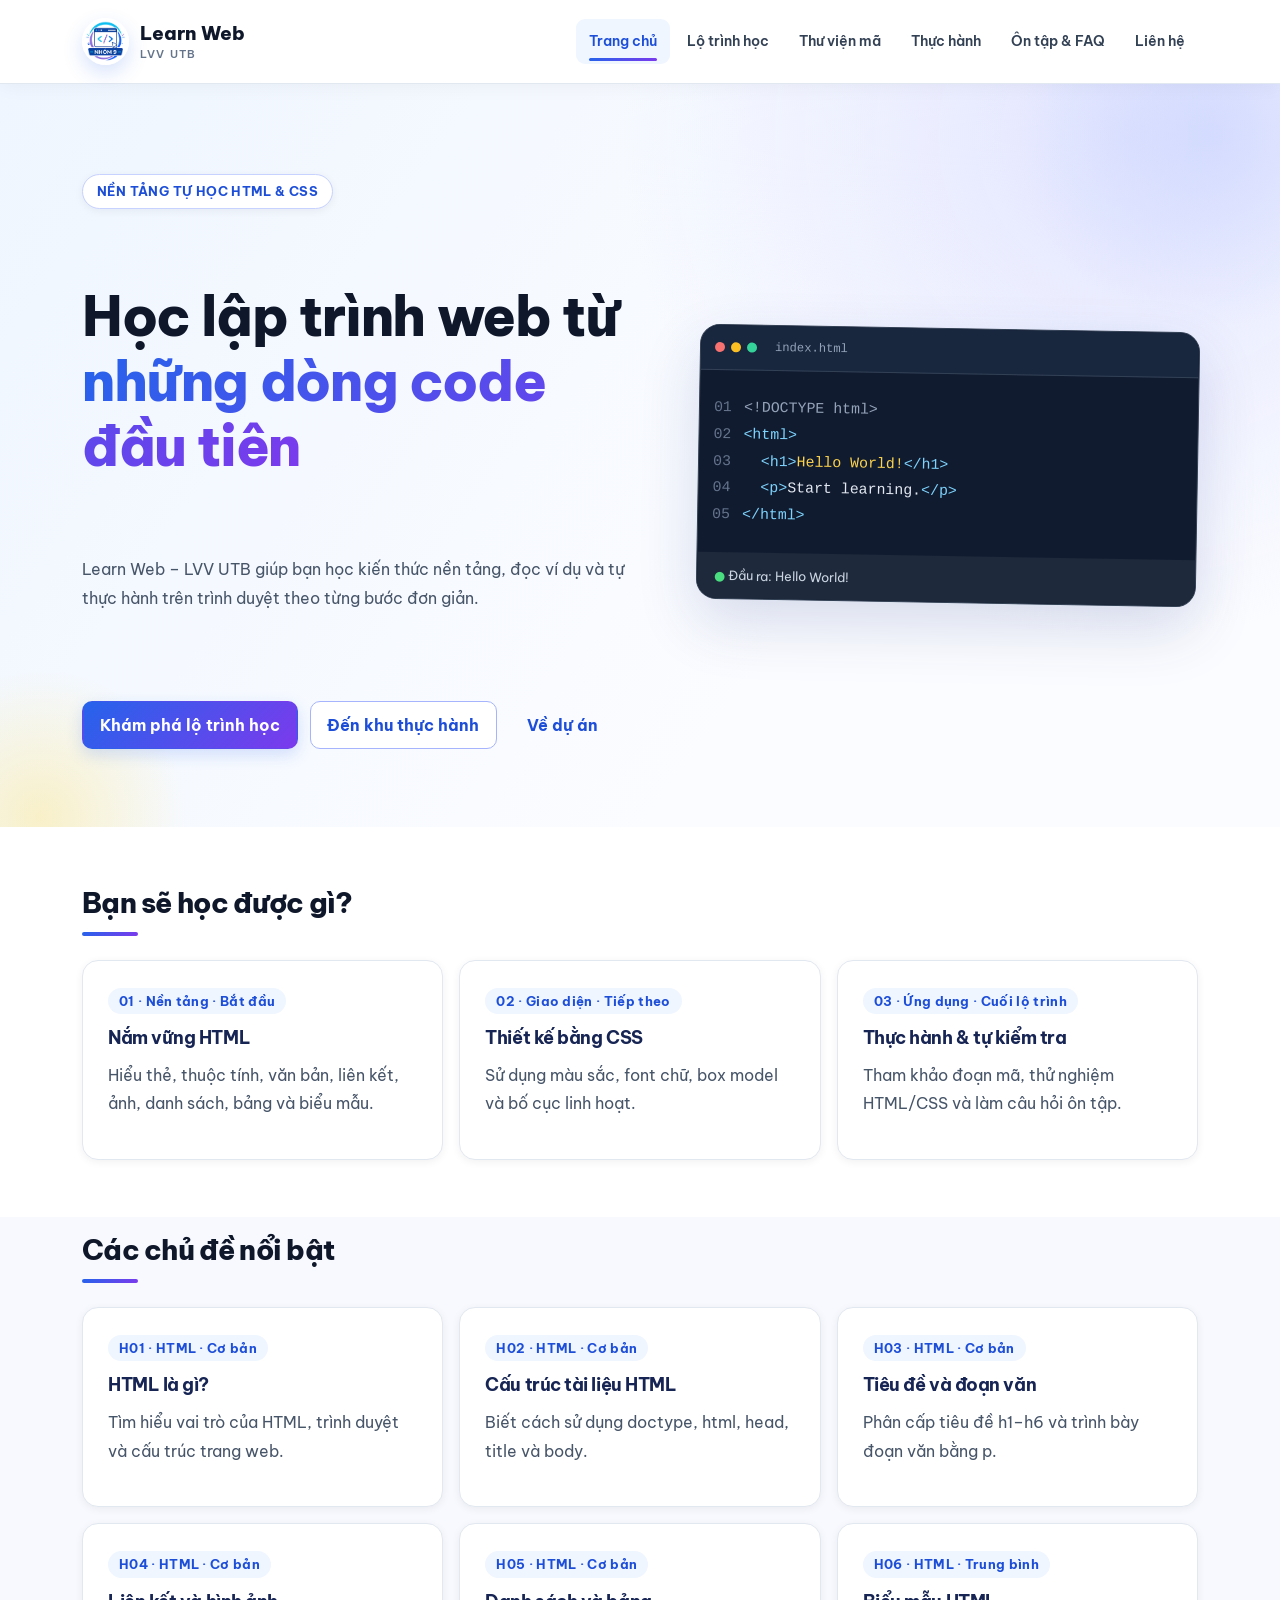
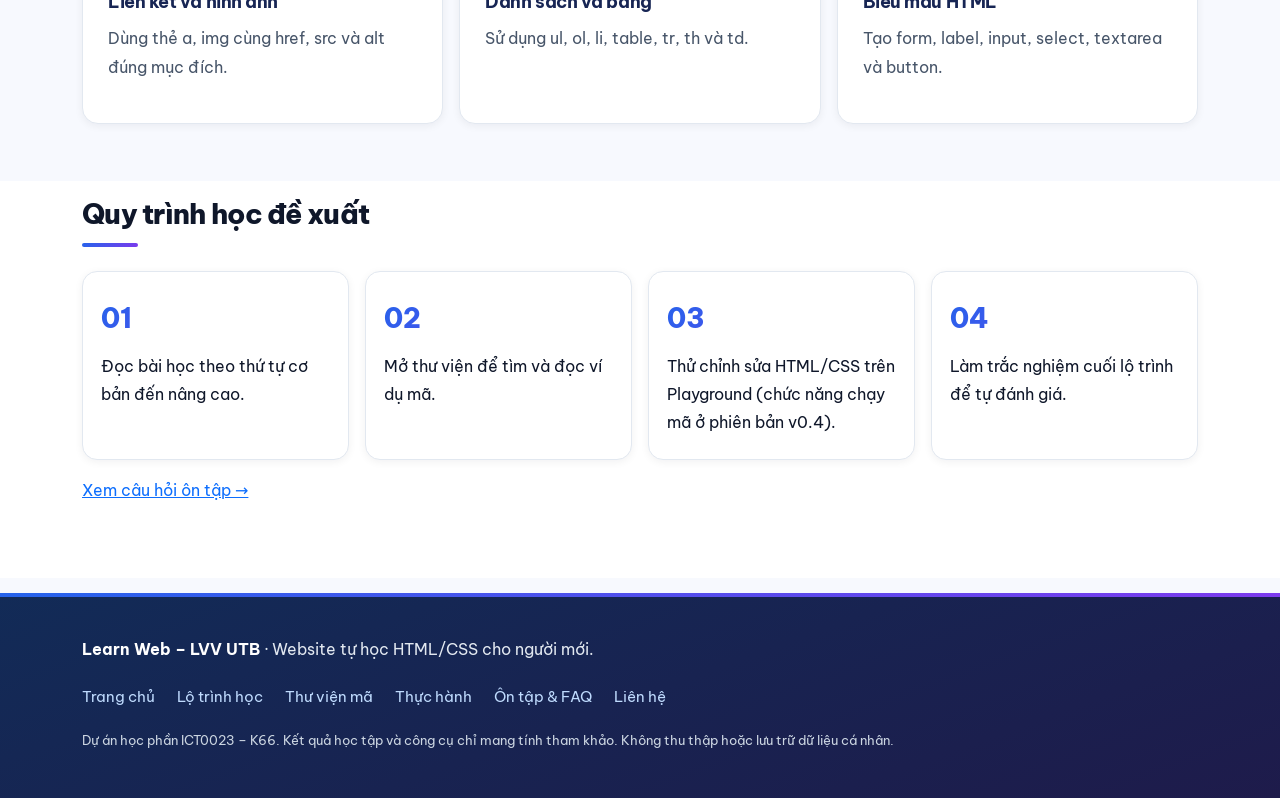
<file: index.html>
<!DOCTYPE html>
<html lang="vi">
  <head>
    <meta charset="utf-8">
    <meta content="width=device-width, initial-scale=1.0" name="viewport">
    <meta content="Học HTML và CSS cho người mới" name="description">
    <title>Trang chủ | Learn Web - LVV UTB</title>
    <link rel="icon" href="images/logo.png" type="image/png">
    <link href="https://cdn.jsdelivr.net/npm/bootstrap@5.3.3/dist/css/bootstrap.min.css" rel="stylesheet">
    <link href="css/style.css" rel="stylesheet">
  </head>
  <body class="page-index">
    <a class="skip-link" href="#main-content">Bỏ qua menu đến nội dung chính</a>
    <header class="site-header">
      <nav aria-label="Điều hướng chính" class="navbar navbar-expand-lg">
        <div class="container">
          <a aria-label="Learn Web – LVV UTB, về trang chủ" class="navbar-brand" href="index.html"><img alt="Logo Learn Web" class="brand-icon" src="images/logo.jpg" style="border-radius: 50%;"><span class="brand-name">Learn Web <small>LVV UTB</small></span></a>
          <button aria-controls="primaryNav" aria-expanded="false" aria-label="Mở hoặc đóng menu" class="navbar-toggler" data-bs-target="#primaryNav" data-bs-toggle="collapse" type="button"><span class="navbar-toggler-icon"></span></button>
          <div class="collapse navbar-collapse" id="primaryNav">
            <ul class="navbar-nav ms-auto align-items-lg-center gap-lg-1">
              <li class="nav-item"><a aria-current="page" class="nav-link active" href="index.html">Trang chủ</a></li>
              <li class="nav-item"><a class="nav-link" href="lessons.html">Lộ trình học</a></li>
              <li class="nav-item"><a class="nav-link" href="library.html">Thư viện mã</a></li>
              <li class="nav-item"><a class="nav-link" href="playground.html">Thực hành</a></li>
              <li class="nav-item"><a class="nav-link" href="quiz.html">Ôn tập &amp; FAQ</a></li>
              <li class="nav-item"><a class="nav-link" href="contact.html">Liên hệ</a></li>
            </ul>
          </div>
        </div>
      </nav>
    </header>
    <main class="site-main" id="main-content">
      <section class="hero">
        <div class="container hero-inner">
          <p class="eyebrow">Nền tảng tự học HTML &amp; CSS</p>
          <h1>Học lập trình web từ <span class="text-gradient">những dòng code đầu tiên</span></h1>
          <p>Learn Web – LVV UTB giúp bạn học kiến thức nền tảng, đọc ví dụ và tự thực hành trên trình duyệt theo từng bước đơn giản.</p>
          <p>
            <a class="btn btn-primary" href="lessons.html">Khám phá lộ trình học</a>
            <a class="btn btn-outline-primary" href="playground.html">Đến khu thực hành</a>
            <button class="btn btn-hero-info" data-bs-target="#projectInfoModal" data-bs-toggle="modal" type="button">Về dự án</button>
          </p>
          <aside aria-label="Minh họa cấu trúc website" class="hero-illustration">
            <div class="editor-head">
              <span class="editor-dot"></span>
              <span class="editor-dot"></span>
              <span class="editor-dot"></span>
              <span class="editor-filename">index.html</span>
            </div>
            <div class="editor-body">
              <p><span class="line-no">01</span><span class="syntax-muted">&lt;!DOCTYPE html&gt;</span></p>
              <p><span class="line-no">02</span><span class="syntax-blue">&lt;html&gt;</span></p>
              <p><span class="line-no">03</span>&nbsp;&nbsp;<span class="syntax-blue">&lt;h1&gt;</span><span class="syntax-gold">Hello World!</span><span class="syntax-blue">&lt;/h1&gt;</span></p>
              <p><span class="line-no">04</span>&nbsp;&nbsp;<span class="syntax-blue">&lt;p&gt;</span>Start learning.<span class="syntax-blue">&lt;/p&gt;</span></p>
              <p><span class="line-no">05</span><span class="syntax-blue">&lt;/html&gt;</span></p>
            </div>
            <div class="editor-output">
              <span>●</span>
              Đầu ra: Hello World!
            </div>
          </aside>
        </div>
      </section>
      <section class="page-section">
        <div class="container">
          <h2>Bạn sẽ học được gì?</h2>
          <div class="row g-3">
            <div class="col-12 col-md-6 col-lg-4">
              <article class="content-card h-100">
                <p class="meta">01 · Nền tảng · Bắt đầu</p>
                <h3>Nắm vững HTML</h3>
                <p>Hiểu thẻ, thuộc tính, văn bản, liên kết, ảnh, danh sách, bảng và biểu mẫu.</p>
              </article>
            </div>
            <div class="col-12 col-md-6 col-lg-4">
              <article class="content-card h-100">
                <p class="meta">02 · Giao diện · Tiếp theo</p>
                <h3>Thiết kế bằng CSS</h3>
                <p>Sử dụng màu sắc, font chữ, box model và bố cục linh hoạt.</p>
              </article>
            </div>
            <div class="col-12 col-md-6 col-lg-4">
              <article class="content-card h-100">
                <p class="meta">03 · Ứng dụng · Cuối lộ trình</p>
                <h3>Thực hành &amp; tự kiểm tra</h3>
                <p>Tham khảo đoạn mã, thử nghiệm HTML/CSS và làm câu hỏi ôn tập.</p>
              </article>
            </div>
          </div>
        </div>
      </section>
      <section class="page-section">
        <div class="container">
          <h2>Các chủ đề nổi bật</h2>
          <div class="row g-3">
            <div class="col-12 col-md-6 col-lg-4">
              <article class="content-card h-100">
                <p class="meta">H01 · HTML · Cơ bản</p>
                <h3>HTML là gì?</h3>
                <p>Tìm hiểu vai trò của HTML, trình duyệt và cấu trúc trang web.</p>
              </article>
            </div>
            <div class="col-12 col-md-6 col-lg-4">
              <article class="content-card h-100">
                <p class="meta">H02 · HTML · Cơ bản</p>
                <h3>Cấu trúc tài liệu HTML</h3>
                <p>Biết cách sử dụng doctype, html, head, title và body.</p>
              </article>
            </div>
            <div class="col-12 col-md-6 col-lg-4">
              <article class="content-card h-100">
                <p class="meta">H03 · HTML · Cơ bản</p>
                <h3>Tiêu đề và đoạn văn</h3>
                <p>Phân cấp tiêu đề h1–h6 và trình bày đoạn văn bằng p.</p>
              </article>
            </div>
            <div class="col-12 col-md-6 col-lg-4">
              <article class="content-card h-100">
                <p class="meta">H04 · HTML · Cơ bản</p>
                <h3>Liên kết và hình ảnh</h3>
                <p>Dùng thẻ a, img cùng href, src và alt đúng mục đích.</p>
              </article>
            </div>
            <div class="col-12 col-md-6 col-lg-4">
              <article class="content-card h-100">
                <p class="meta">H05 · HTML · Cơ bản</p>
                <h3>Danh sách và bảng</h3>
                <p>Sử dụng ul, ol, li, table, tr, th và td.</p>
              </article>
            </div>
            <div class="col-12 col-md-6 col-lg-4">
              <article class="content-card h-100">
                <p class="meta">H06 · HTML · Trung bình</p>
                <h3>Biểu mẫu HTML</h3>
                <p>Tạo form, label, input, select, textarea và button.</p>
              </article>
            </div>
          </div>
        </div>
      </section>
      <section class="page-section">
        <div class="container">
          <h2>Quy trình học đề xuất</h2>
          <ol class="steps">
            <li>Đọc bài học theo thứ tự cơ bản đến nâng cao.</li>
            <li>Mở thư viện để tìm và đọc ví dụ mã.</li>
            <li>Thử chỉnh sửa HTML/CSS trên Playground (chức năng chạy mã ở phiên bản v0.4).</li>
            <li>Làm trắc nghiệm cuối lộ trình để tự đánh giá.</li>
          </ol>
          <p><a href="quiz.html">Xem câu hỏi ôn tập →</a></p>
        </div>
      </section>
    </main>
    <footer class="site-footer">
      <div class="container">
        <p><strong>Learn Web – LVV UTB</strong> · Website tự học HTML/CSS cho người mới.</p>
        <nav aria-label="Liên kết chân trang" class="footer-nav">
          <a href="index.html">Trang chủ</a>
          <a href="lessons.html">Lộ trình học</a>
          <a href="library.html">Thư viện mã</a>
          <a href="playground.html">Thực hành</a>
          <a href="quiz.html">Ôn tập &amp; FAQ</a>
          <a href="contact.html">Liên hệ</a>
        </nav>
        <p class="small">Dự án học phần ICT0023 – K66. Kết quả học tập và công cụ chỉ mang tính tham khảo. Không thu thập hoặc lưu trữ dữ liệu cá nhân.</p>
      </div>
    </footer>
    <div aria-hidden="true" aria-labelledby="projectInfoTitle" class="modal fade" id="projectInfoModal" tabindex="-1">
      <div class="modal-dialog modal-dialog-centered">
        <div class="modal-content">
          <div class="modal-header">
            <h2 class="modal-title fs-5" id="projectInfoTitle">Về Learn Web – LVV UTB</h2>
            <button aria-label="Đóng" class="btn-close" data-bs-dismiss="modal" type="button"></button>
          </div>
          <div class="modal-body">
            <p>Đây là website tự học HTML/CSS của nhóm sinh viên K66, học phần ICT0023. Nội dung được thiết kế cho người mới bắt đầu.</p>
            <p>Trong v0.3, nhóm tập trung xây dựng giao diện. Các công cụ tương tác nâng cao sẽ có trong v0.4.</p>
          </div>
          <div class="modal-footer">
            <button class="btn btn-primary" data-bs-dismiss="modal" type="button">Đã hiểu</button>
          </div>
        </div>
      </div>
    </div>
    <script src="https://cdn.jsdelivr.net/npm/bootstrap@5.3.3/dist/js/bootstrap.bundle.min.js"></script>
  </body>
</html>
</file>
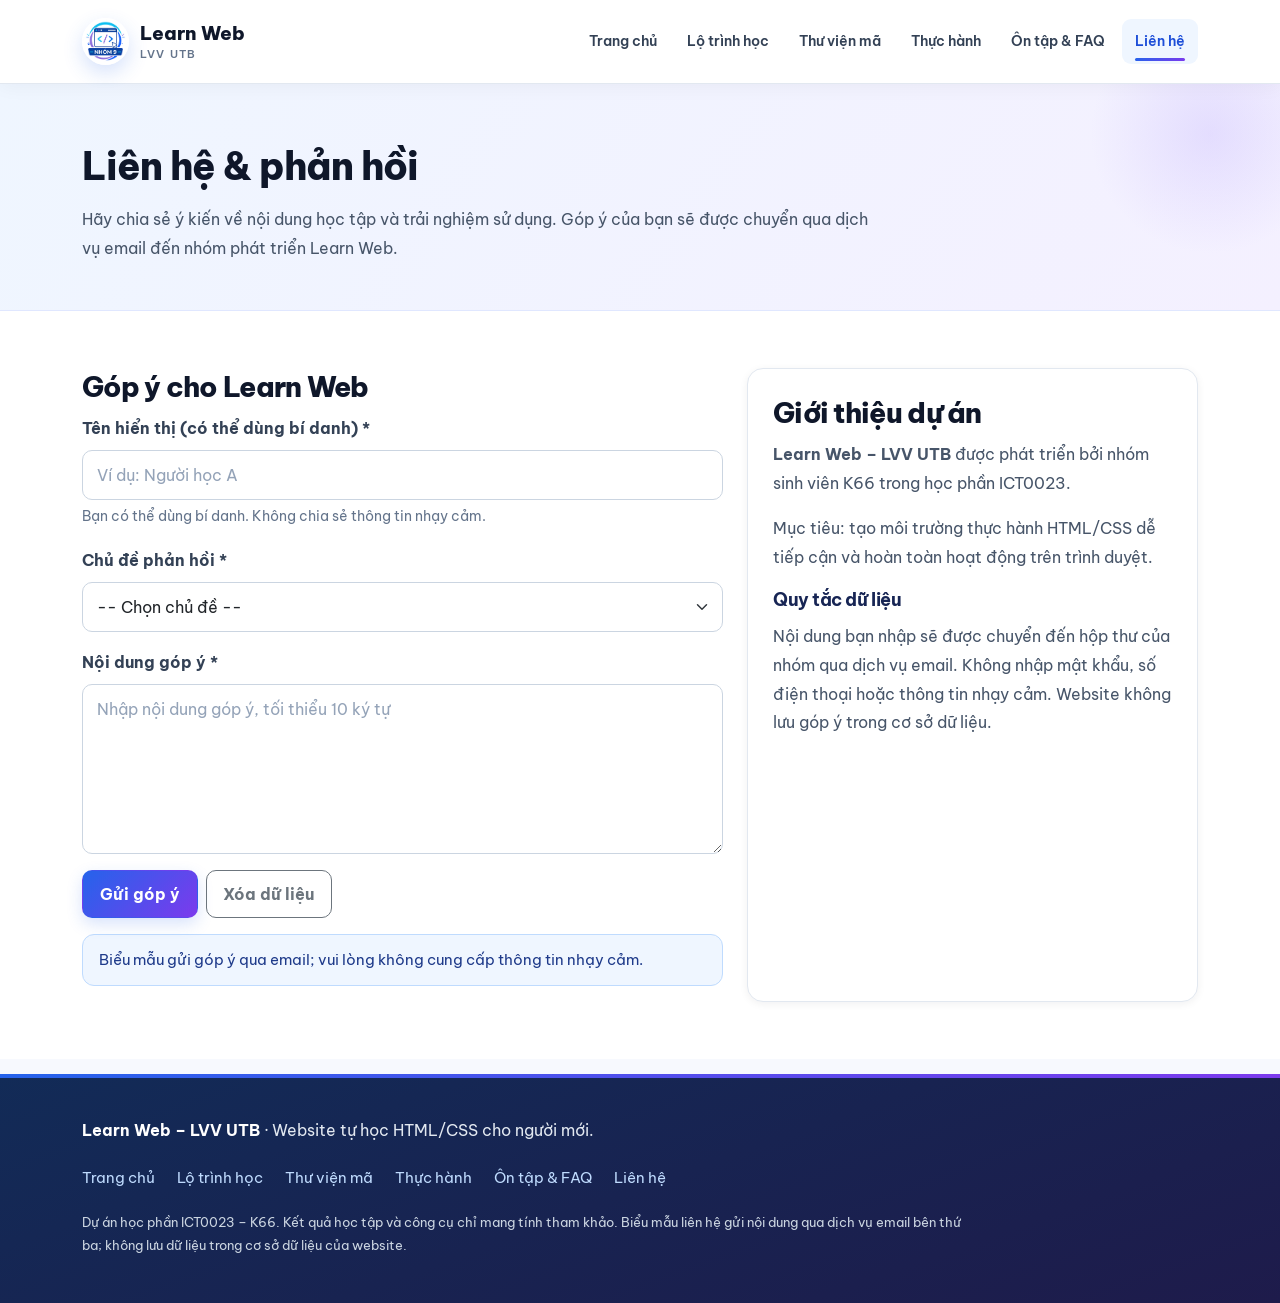
<file: contact.html>
<!DOCTYPE html>
<html lang="vi">
  <head>
    <meta charset="utf-8">
    <meta content="width=device-width, initial-scale=1.0" name="viewport">
    <meta content="Gửi góp ý cho dự án Learn Web" name="description">
    <title>Liên hệ và phản hồi | Learn Web – LVV UTB</title>
    <link rel="icon" href="images/logo.png" type="image/png">
    <link href="https://cdn.jsdelivr.net/npm/bootstrap@5.3.3/dist/css/bootstrap.min.css" rel="stylesheet">
    <link href="css/style.css" rel="stylesheet">
  </head>
  <body class="page-contact">
    <a class="skip-link" href="#main-content">Bỏ qua menu đến nội dung chính</a>
    <header class="site-header">
      <nav aria-label="Điều hướng chính" class="navbar navbar-expand-lg">
        <div class="container">
          <a aria-label="Learn Web – LVV UTB, về trang chủ" class="navbar-brand" href="index.html"><img alt="Logo Learn Web" class="brand-icon" src="images/logo.jpg" style="border-radius: 50%;"><span class="brand-name">Learn Web <small>LVV UTB</small></span></a>
          <button aria-controls="primaryNav" aria-expanded="false" aria-label="Mở hoặc đóng menu" class="navbar-toggler" data-bs-target="#primaryNav" data-bs-toggle="collapse" type="button"><span class="navbar-toggler-icon"></span></button>
          <div class="collapse navbar-collapse" id="primaryNav">
            <ul class="navbar-nav ms-auto align-items-lg-center gap-lg-1">
              <li class="nav-item"><a class="nav-link" href="index.html">Trang chủ</a></li>
              <li class="nav-item"><a class="nav-link" href="lessons.html">Lộ trình học</a></li>
              <li class="nav-item"><a class="nav-link" href="library.html">Thư viện mã</a></li>
              <li class="nav-item"><a class="nav-link" href="playground.html">Thực hành</a></li>
              <li class="nav-item"><a class="nav-link" href="quiz.html">Ôn tập &amp; FAQ</a></li>
              <li class="nav-item"><a aria-current="page" class="nav-link active" href="contact.html">Liên hệ</a></li>
            </ul>
          </div>
        </div>
      </nav>
    </header>
    <main class="site-main" id="main-content">
      <section class="page-heading">
        <div class="container">
          <h1>Liên hệ &amp; phản hồi</h1>
          <p>Hãy chia sẻ ý kiến về nội dung học tập và trải nghiệm sử dụng. Góp ý của bạn sẽ được chuyển qua dịch vụ email đến nhóm phát triển Learn Web.</p>
        </div>
      </section>
      <section class="page-section">
        <div class="container">
          <div class="row g-4">
            <div class="col-12 col-lg-7">
              <h2>Góp ý cho Learn Web</h2>
              <form id="feedback-form" novalidate="">
                <div class="mb-3">
                  <label class="form-label" for="feedback-name">Tên hiển thị (có thể dùng bí danh) *</label>
                  <input class="form-control" id="feedback-name" maxlength="60" name="name" placeholder="Ví dụ: Người học A" required="" type="text">
                  <p class="form-text">Bạn có thể dùng bí danh. Không chia sẻ thông tin nhạy cảm.</p>
                  <p aria-live="polite" class="field-error" id="name-error"></p>
                </div>
                <div class="mb-3">
                  <label class="form-label" for="feedback-topic">Chủ đề phản hồi *</label>
                  <select class="form-select" id="feedback-topic" name="topic" required=""><option value="">-- Chọn chủ đề --</option><option value="content">Nội dung bài học</option><option value="interface">Giao diện</option><option value="features">Công cụ thực hành</option><option value="other">Khác</option></select>
                  <p aria-live="polite" class="field-error" id="topic-error"></p>
                </div>
                <div class="mb-3">
                  <label class="form-label" for="feedback-message">Nội dung góp ý *</label>
                  <textarea class="form-control" id="feedback-message" maxlength="500" minlength="10" name="message" placeholder="Nhập nội dung góp ý, tối thiểu 10 ký tự" required="" rows="6"></textarea>
                  <p aria-live="polite" class="field-error" id="message-error"></p>
                </div>
                <div class="visually-hidden" aria-hidden="true"><label for="feedback-website">Để trống trường này</label><input id="feedback-website" name="website" type="text" tabindex="-1" autocomplete="off"></div>
                <div class="d-flex gap-2">
                  <button class="btn btn-primary" id="submit-feedback" type="submit">Gửi góp ý</button>
                  <button class="btn btn-outline-secondary" type="reset">Xóa dữ liệu</button>
                </div>
                <p id="feedback-status" role="status">Biểu mẫu gửi góp ý qua email; vui lòng không cung cấp thông tin nhạy cảm.</p>
              </form>
            </div>
            <div class="col-12 col-lg-5">
              <aside class="content-card">
                <h2>Giới thiệu dự án</h2>
                <p><strong>Learn Web – LVV UTB</strong> được phát triển bởi nhóm sinh viên K66 trong học phần ICT0023.</p>
                <p>Mục tiêu: tạo môi trường thực hành HTML/CSS dễ tiếp cận và hoàn toàn hoạt động trên trình duyệt.</p>
                <h3>Quy tắc dữ liệu</h3>
                <p>Nội dung bạn nhập sẽ được chuyển đến hộp thư của nhóm qua dịch vụ email. Không nhập mật khẩu, số điện thoại hoặc thông tin nhạy cảm. Website không lưu góp ý trong cơ sở dữ liệu.</p>
              </aside>
            </div>
          </div>
        </div>
      </section>
    </main>
    <footer class="site-footer">
      <div class="container">
        <p><strong>Learn Web – LVV UTB</strong> · Website tự học HTML/CSS cho người mới.</p>
        <nav aria-label="Liên kết chân trang" class="footer-nav">
          <a href="index.html">Trang chủ</a>
          <a href="lessons.html">Lộ trình học</a>
          <a href="library.html">Thư viện mã</a>
          <a href="playground.html">Thực hành</a>
          <a href="quiz.html">Ôn tập &amp; FAQ</a>
          <a href="contact.html">Liên hệ</a>
        </nav>
        <p class="small">Dự án học phần ICT0023 – K66. Kết quả học tập và công cụ chỉ mang tính tham khảo. Biểu mẫu liên hệ gửi nội dung qua dịch vụ email bên thứ ba; không lưu dữ liệu trong cơ sở dữ liệu của website.</p>
      </div>
    </footer>
    <script src="https://cdn.jsdelivr.net/npm/bootstrap@5.3.3/dist/js/bootstrap.bundle.min.js"></script>
    <script src="js/contact.js" defer></script>
</body>
</html>
</file>
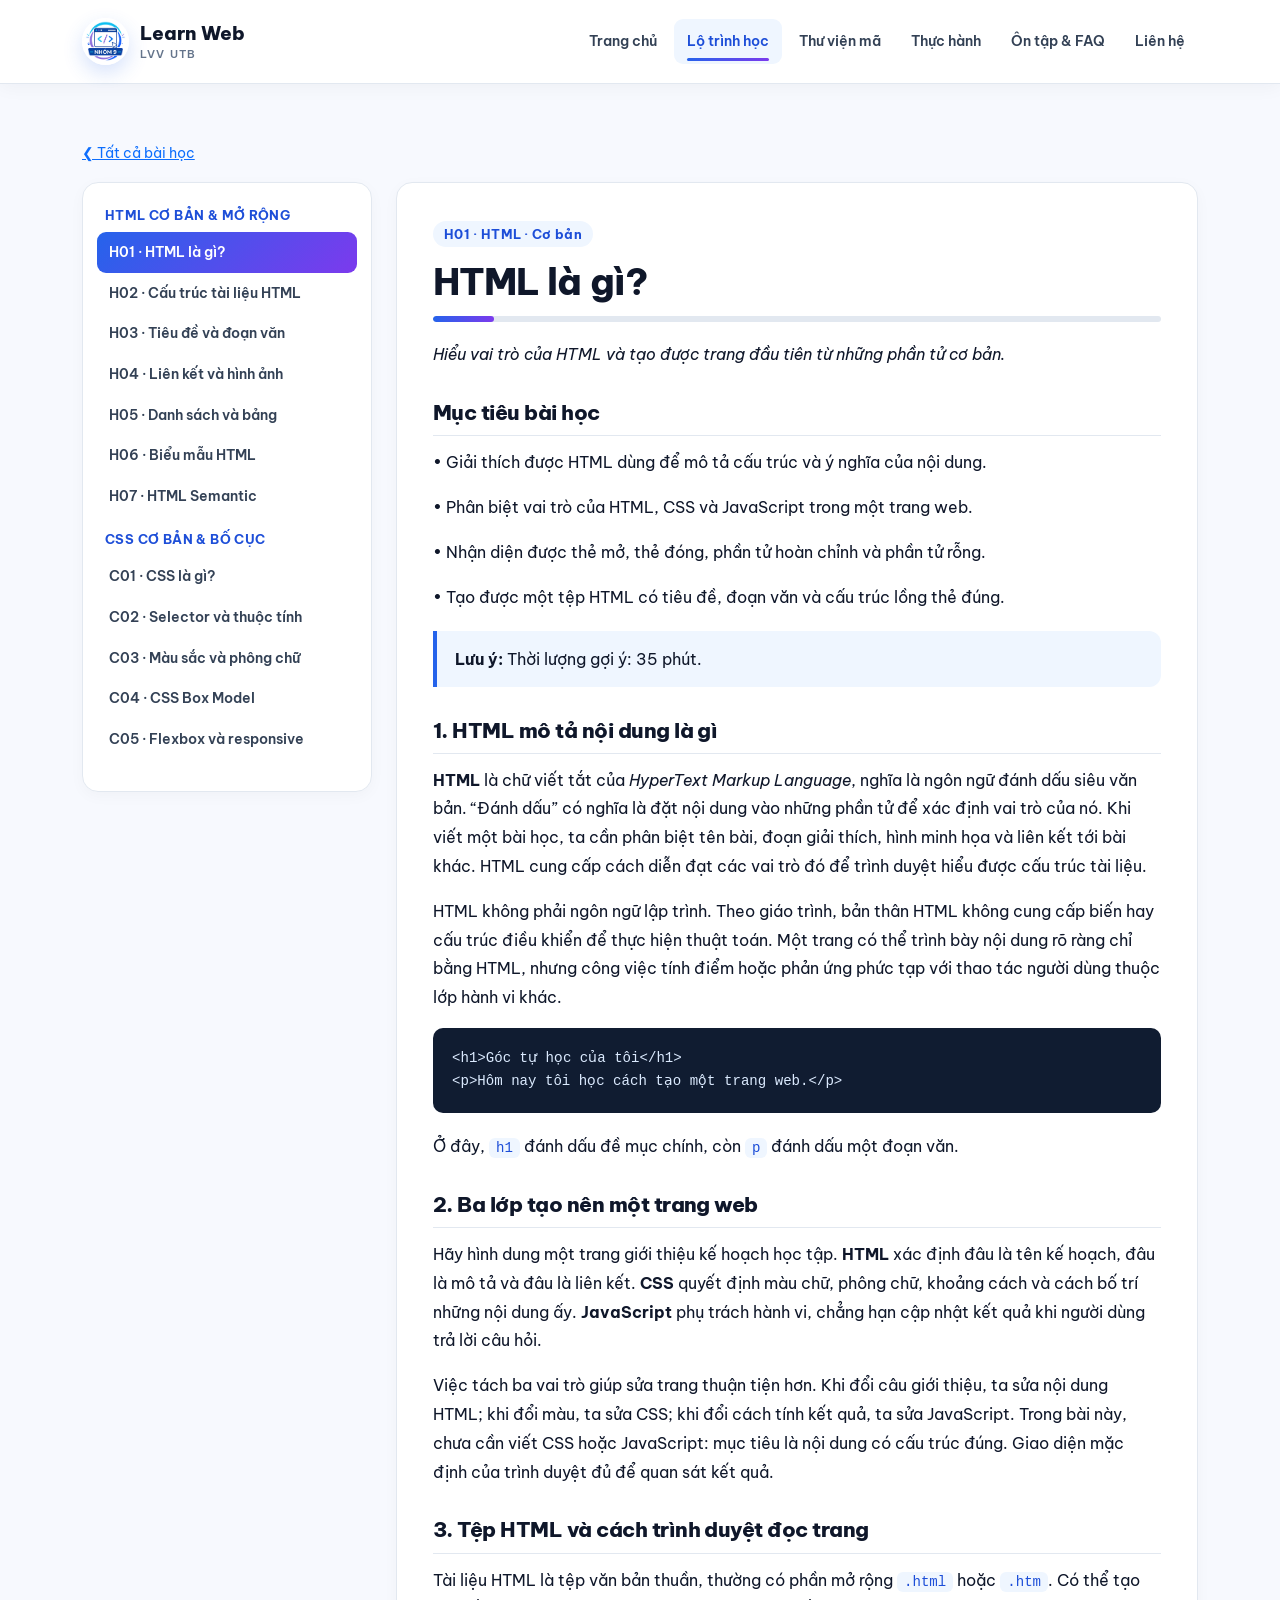
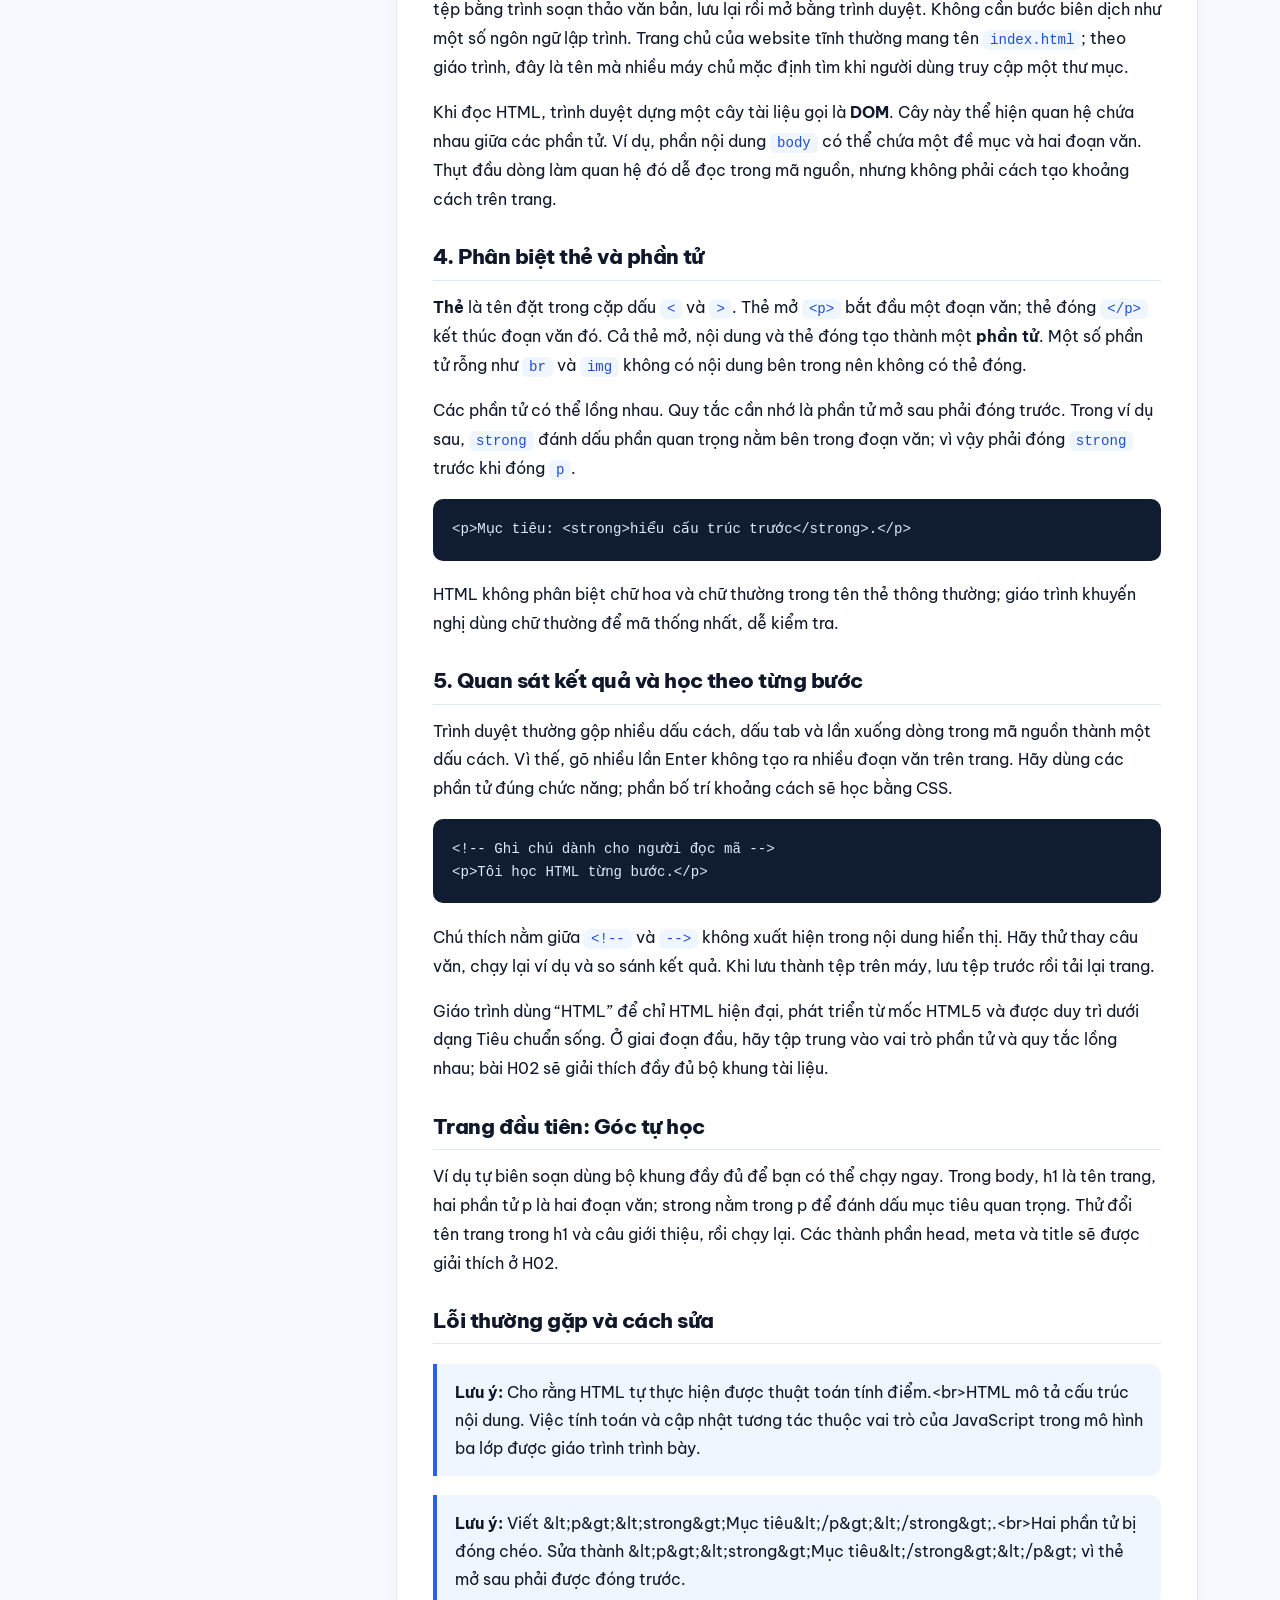
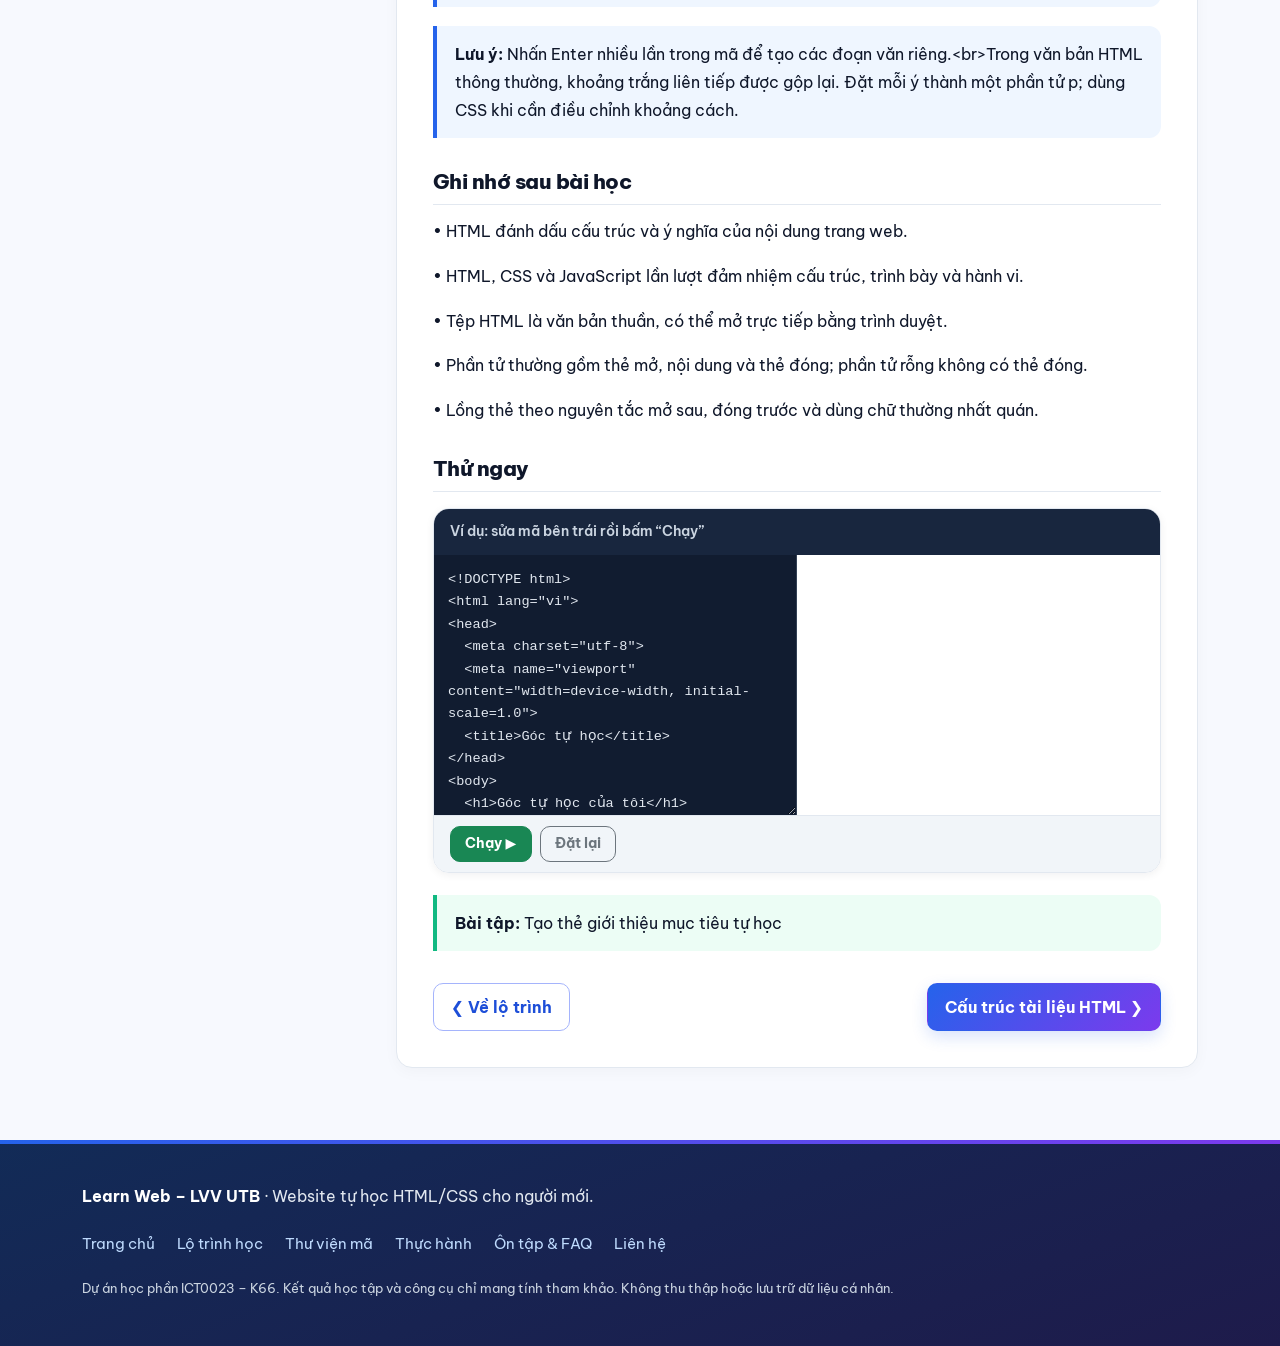
<file: lesson.html>
<!DOCTYPE html>
<html lang="vi">
  <head>
    <meta charset="utf-8">
    <meta content="width=device-width, initial-scale=1.0" name="viewport">
    <meta content="12 bài học HTML CSS từ cơ bản đến responsive" name="description">
    <title>Bài học | Learn Web – LVV UTB</title>
    <link rel="icon" href="images/logo.png" type="image/png">
    <link href="https://cdn.jsdelivr.net/npm/bootstrap@5.3.3/dist/css/bootstrap.min.css" rel="stylesheet">
    <link href="css/style.css" rel="stylesheet">
  </head>
  <body class="page-lessons">
    <a class="skip-link" href="#main-content">Bỏ qua menu đến nội dung chính</a>
    <header class="site-header">
      <nav aria-label="Điều hướng chính" class="navbar navbar-expand-lg">
        <div class="container">
          <a aria-label="Learn Web – LVV UTB, về trang chủ" class="navbar-brand" href="index.html"><img alt="Logo Learn Web" class="brand-icon" src="images/logo.jpg" style="border-radius: 50%;"><span class="brand-name">Learn Web <small>LVV UTB</small></span></a>
          <button aria-controls="primaryNav" aria-expanded="false" aria-label="Mở hoặc đóng menu" class="navbar-toggler" data-bs-target="#primaryNav" data-bs-toggle="collapse" type="button"><span class="navbar-toggler-icon"></span></button>
          <div class="collapse navbar-collapse" id="primaryNav">
            <ul class="navbar-nav ms-auto align-items-lg-center gap-lg-1">
              <li class="nav-item"><a class="nav-link" href="index.html">Trang chủ</a></li>
              <li class="nav-item"><a aria-current="page" class="nav-link active" href="lessons.html">Lộ trình học</a></li>
              <li class="nav-item"><a class="nav-link" href="library.html">Thư viện mã</a></li>
              <li class="nav-item"><a class="nav-link" href="playground.html">Thực hành</a></li>
              <li class="nav-item"><a class="nav-link" href="quiz.html">Ôn tập &amp; FAQ</a></li>
              <li class="nav-item"><a class="nav-link" href="contact.html">Liên hệ</a></li>
            </ul>
          </div>
        </div>
      </nav>
    </header>
    <main class="site-main" id="main-content">
      <section class="page-section">
        <div class="container">
          <nav aria-label="Breadcrumb" class="mb-3 small"><a href="lessons.html">❮ Tất cả bài học</a></nav>
          <div class="lesson-layout">
            <nav aria-label="Mục lục bài học" class="lesson-sidebar" id="lesson-sidebar"></nav>
            <article class="lesson-content" id="lesson-content"></article>
          </div>
        </div>
      </section>
    </main>
    <footer class="site-footer">
      <div class="container">
        <p><strong>Learn Web – LVV UTB</strong> · Website tự học HTML/CSS cho người mới.</p>
        <nav aria-label="Liên kết chân trang" class="footer-nav">
          <a href="index.html">Trang chủ</a>
          <a href="lessons.html">Lộ trình học</a>
          <a href="library.html">Thư viện mã</a>
          <a href="playground.html">Thực hành</a>
          <a href="quiz.html">Ôn tập &amp; FAQ</a>
          <a href="contact.html">Liên hệ</a>
        </nav>
        <p class="small">Dự án học phần ICT0023 – K66. Kết quả học tập và công cụ chỉ mang tính tham khảo. Không thu thập hoặc lưu trữ dữ liệu cá nhân.</p>
      </div>
    </footer>
    <script src="https://cdn.jsdelivr.net/npm/bootstrap@5.3.3/dist/js/bootstrap.bundle.min.js"></script>
      <script src="js/lessons-data.js"></script>
    <script src="js/lesson.js"></script>
  </body>
</html>
</file>
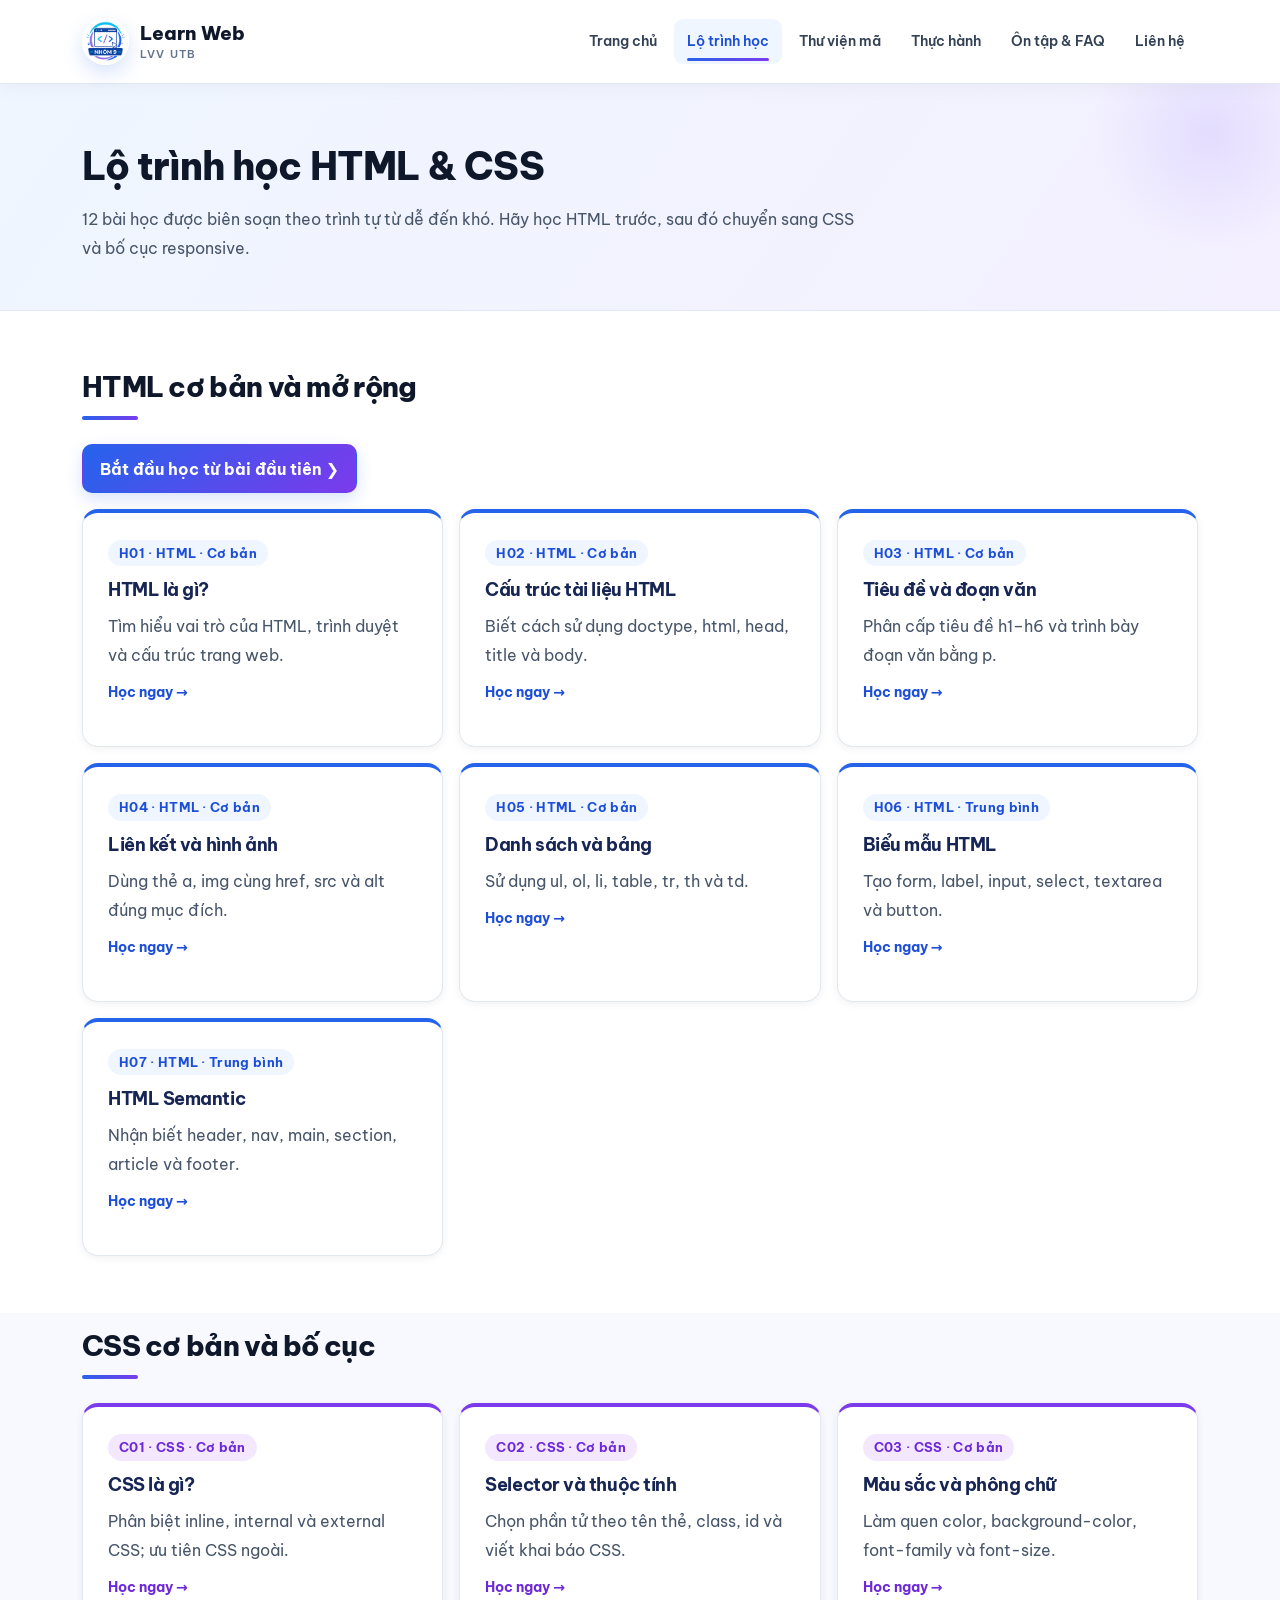
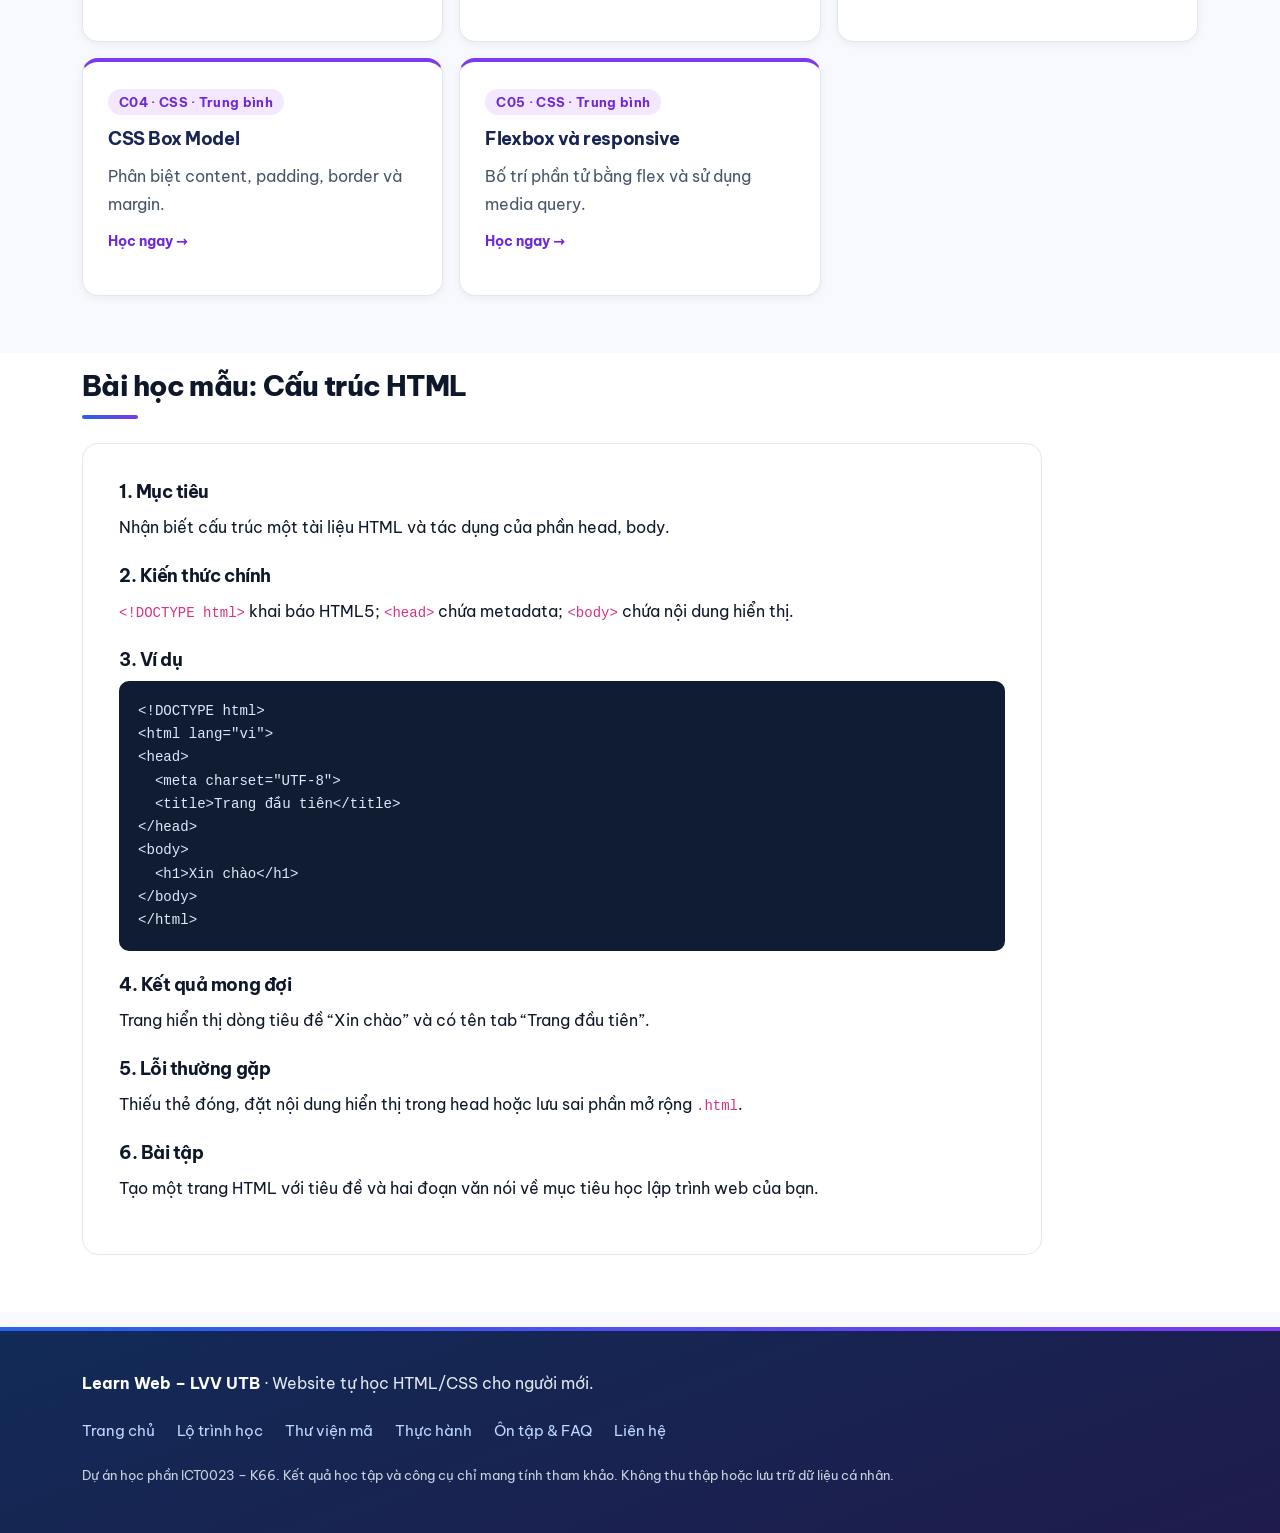
<file: lessons.html>
<!DOCTYPE html>
<html lang="vi">
  <head>
    <meta charset="utf-8">
    <meta content="width=device-width, initial-scale=1.0" name="viewport">
    <meta content="12 bài học HTML CSS từ cơ bản đến responsive" name="description">
    <title>Lộ trình học | Learn Web – LVV UTB</title>
    <link rel="icon" href="images/logo.png" type="image/png">
    <link href="https://cdn.jsdelivr.net/npm/bootstrap@5.3.3/dist/css/bootstrap.min.css" rel="stylesheet">
    <link href="css/style.css" rel="stylesheet">
  </head>
  <body class="page-lessons">
    <a class="skip-link" href="#main-content">Bỏ qua menu đến nội dung chính</a>
    <header class="site-header">
      <nav aria-label="Điều hướng chính" class="navbar navbar-expand-lg">
        <div class="container">
          <a aria-label="Learn Web – LVV UTB, về trang chủ" class="navbar-brand" href="index.html"><img alt="Logo Learn Web" class="brand-icon" src="images/logo.jpg" style="border-radius: 50%;"><span class="brand-name">Learn Web <small>LVV UTB</small></span></a>
          <button aria-controls="primaryNav" aria-expanded="false" aria-label="Mở hoặc đóng menu" class="navbar-toggler" data-bs-target="#primaryNav" data-bs-toggle="collapse" type="button"><span class="navbar-toggler-icon"></span></button>
          <div class="collapse navbar-collapse" id="primaryNav">
            <ul class="navbar-nav ms-auto align-items-lg-center gap-lg-1">
              <li class="nav-item"><a class="nav-link" href="index.html">Trang chủ</a></li>
              <li class="nav-item"><a aria-current="page" class="nav-link active" href="lessons.html">Lộ trình học</a></li>
              <li class="nav-item"><a class="nav-link" href="library.html">Thư viện mã</a></li>
              <li class="nav-item"><a class="nav-link" href="playground.html">Thực hành</a></li>
              <li class="nav-item"><a class="nav-link" href="quiz.html">Ôn tập &amp; FAQ</a></li>
              <li class="nav-item"><a class="nav-link" href="contact.html">Liên hệ</a></li>
            </ul>
          </div>
        </div>
      </nav>
    </header>
    <main class="site-main" id="main-content">
      <section class="page-heading">
        <div class="container">
          <h1>Lộ trình học HTML &amp; CSS</h1>
          <p>12 bài học được biên soạn theo trình tự từ dễ đến khó. Hãy học HTML trước, sau đó chuyển sang CSS và bố cục responsive.</p>
        </div>
      </section>
      <section class="page-section" id="html-lessons">
        <div class="container">
          <h2>HTML cơ bản và mở rộng</h2>
          <p><a class="btn btn-primary" href="lesson.html?id=H01">Bắt đầu học từ bài đầu tiên ❯</a></p>
          <div class="row g-3">
            <div class="col-12 col-md-6 col-lg-4">
              <article class="content-card h-100 lesson-card">
                <p class="meta">H01 · HTML · Cơ bản</p>
                <h3><a class="stretched-link" href="lesson.html?id=H01">HTML là gì?</a></h3>
                <p>Tìm hiểu vai trò của HTML, trình duyệt và cấu trúc trang web.</p>
              </article>
            </div>
            <div class="col-12 col-md-6 col-lg-4">
              <article class="content-card h-100 lesson-card">
                <p class="meta">H02 · HTML · Cơ bản</p>
                <h3><a class="stretched-link" href="lesson.html?id=H02">Cấu trúc tài liệu HTML</a></h3>
                <p>Biết cách sử dụng doctype, html, head, title và body.</p>
              </article>
            </div>
            <div class="col-12 col-md-6 col-lg-4">
              <article class="content-card h-100 lesson-card">
                <p class="meta">H03 · HTML · Cơ bản</p>
                <h3><a class="stretched-link" href="lesson.html?id=H03">Tiêu đề và đoạn văn</a></h3>
                <p>Phân cấp tiêu đề h1–h6 và trình bày đoạn văn bằng p.</p>
              </article>
            </div>
            <div class="col-12 col-md-6 col-lg-4">
              <article class="content-card h-100 lesson-card">
                <p class="meta">H04 · HTML · Cơ bản</p>
                <h3><a class="stretched-link" href="lesson.html?id=H04">Liên kết và hình ảnh</a></h3>
                <p>Dùng thẻ a, img cùng href, src và alt đúng mục đích.</p>
              </article>
            </div>
            <div class="col-12 col-md-6 col-lg-4">
              <article class="content-card h-100 lesson-card">
                <p class="meta">H05 · HTML · Cơ bản</p>
                <h3><a class="stretched-link" href="lesson.html?id=H05">Danh sách và bảng</a></h3>
                <p>Sử dụng ul, ol, li, table, tr, th và td.</p>
              </article>
            </div>
            <div class="col-12 col-md-6 col-lg-4">
              <article class="content-card h-100 lesson-card">
                <p class="meta">H06 · HTML · Trung bình</p>
                <h3><a class="stretched-link" href="lesson.html?id=H06">Biểu mẫu HTML</a></h3>
                <p>Tạo form, label, input, select, textarea và button.</p>
              </article>
            </div>
            <div class="col-12 col-md-6 col-lg-4">
              <article class="content-card h-100 lesson-card">
                <p class="meta">H07 · HTML · Trung bình</p>
                <h3><a class="stretched-link" href="lesson.html?id=H07">HTML Semantic</a></h3>
                <p>Nhận biết header, nav, main, section, article và footer.</p>
              </article>
            </div>
          </div>
        </div>
      </section>
      <section class="page-section" id="css-lessons">
        <div class="container">
          <h2>CSS cơ bản và bố cục</h2>
          <div class="row g-3">
            <div class="col-12 col-md-6 col-lg-4">
              <article class="content-card h-100 lesson-card">
                <p class="meta">C01 · CSS · Cơ bản</p>
                <h3><a class="stretched-link" href="lesson.html?id=C01">CSS là gì?</a></h3>
                <p>Phân biệt inline, internal và external CSS; ưu tiên CSS ngoài.</p>
              </article>
            </div>
            <div class="col-12 col-md-6 col-lg-4">
              <article class="content-card h-100 lesson-card">
                <p class="meta">C02 · CSS · Cơ bản</p>
                <h3><a class="stretched-link" href="lesson.html?id=C02">Selector và thuộc tính</a></h3>
                <p>Chọn phần tử theo tên thẻ, class, id và viết khai báo CSS.</p>
              </article>
            </div>
            <div class="col-12 col-md-6 col-lg-4">
              <article class="content-card h-100 lesson-card">
                <p class="meta">C03 · CSS · Cơ bản</p>
                <h3><a class="stretched-link" href="lesson.html?id=C03">Màu sắc và phông chữ</a></h3>
                <p>Làm quen color, background-color, font-family và font-size.</p>
              </article>
            </div>
            <div class="col-12 col-md-6 col-lg-4">
              <article class="content-card h-100 lesson-card">
                <p class="meta">C04 · CSS · Trung bình</p>
                <h3><a class="stretched-link" href="lesson.html?id=C04">CSS Box Model</a></h3>
                <p>Phân biệt content, padding, border và margin.</p>
              </article>
            </div>
            <div class="col-12 col-md-6 col-lg-4">
              <article class="content-card h-100 lesson-card">
                <p class="meta">C05 · CSS · Trung bình</p>
                <h3><a class="stretched-link" href="lesson.html?id=C05">Flexbox và responsive</a></h3>
                <p>Bố trí phần tử bằng flex và sử dụng media query.</p>
              </article>
            </div>
          </div>
        </div>
      </section>
      <section class="page-section" id="sample-lesson">
        <div class="container">
          <h2>Bài học mẫu: Cấu trúc HTML</h2>
          <article class="lesson-article">
            <h3>1. Mục tiêu</h3>
            <p>Nhận biết cấu trúc một tài liệu HTML và tác dụng của phần head, body.</p>
            <h3>2. Kiến thức chính</h3>
            <p><code>&lt;!DOCTYPE html&gt;</code> khai báo HTML5; <code>&lt;head&gt;</code> chứa metadata; <code>&lt;body&gt;</code> chứa nội dung hiển thị.</p>
            <h3>3. Ví dụ</h3>
            <pre><code>&lt;!DOCTYPE html&gt;
&lt;html lang="vi"&gt;
&lt;head&gt;
  &lt;meta charset="UTF-8"&gt;
  &lt;title&gt;Trang đầu tiên&lt;/title&gt;
&lt;/head&gt;
&lt;body&gt;
  &lt;h1&gt;Xin chào&lt;/h1&gt;
&lt;/body&gt;
&lt;/html&gt;</code></pre>
            <h3>4. Kết quả mong đợi</h3>
            <p>Trang hiển thị dòng tiêu đề “Xin chào” và có tên tab “Trang đầu tiên”.</p>
            <h3>5. Lỗi thường gặp</h3>
            <p>Thiếu thẻ đóng, đặt nội dung hiển thị trong head hoặc lưu sai phần mở rộng <code>.html</code>.</p>
            <h3>6. Bài tập</h3>
            <p>Tạo một trang HTML với tiêu đề và hai đoạn văn nói về mục tiêu học lập trình web của bạn.</p>
          </article>
        </div>
      </section>
    </main>
    <footer class="site-footer">
      <div class="container">
        <p><strong>Learn Web – LVV UTB</strong> · Website tự học HTML/CSS cho người mới.</p>
        <nav aria-label="Liên kết chân trang" class="footer-nav">
          <a href="index.html">Trang chủ</a>
          <a href="lessons.html">Lộ trình học</a>
          <a href="library.html">Thư viện mã</a>
          <a href="playground.html">Thực hành</a>
          <a href="quiz.html">Ôn tập &amp; FAQ</a>
          <a href="contact.html">Liên hệ</a>
        </nav>
        <p class="small">Dự án học phần ICT0023 – K66. Kết quả học tập và công cụ chỉ mang tính tham khảo. Không thu thập hoặc lưu trữ dữ liệu cá nhân.</p>
      </div>
    </footer>
    <script src="https://cdn.jsdelivr.net/npm/bootstrap@5.3.3/dist/js/bootstrap.bundle.min.js"></script>
  </body>
</html>
</file>
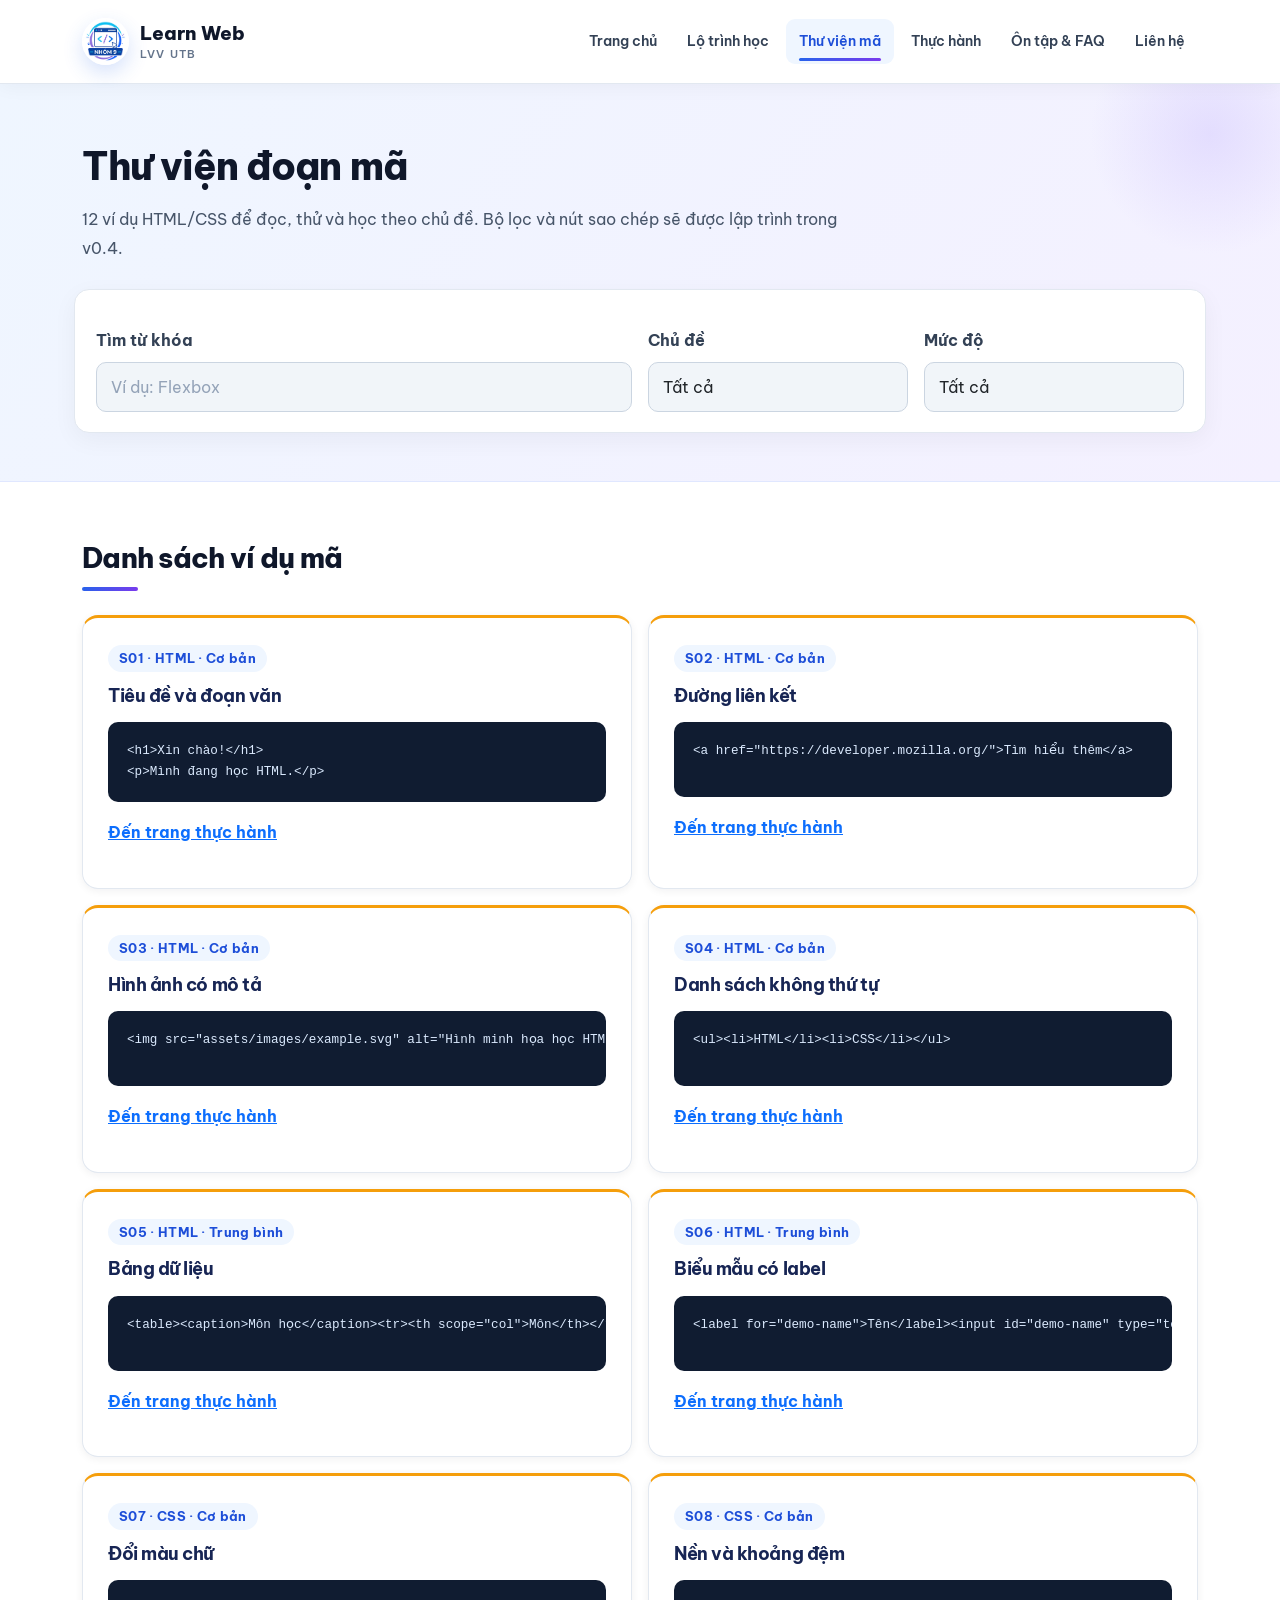
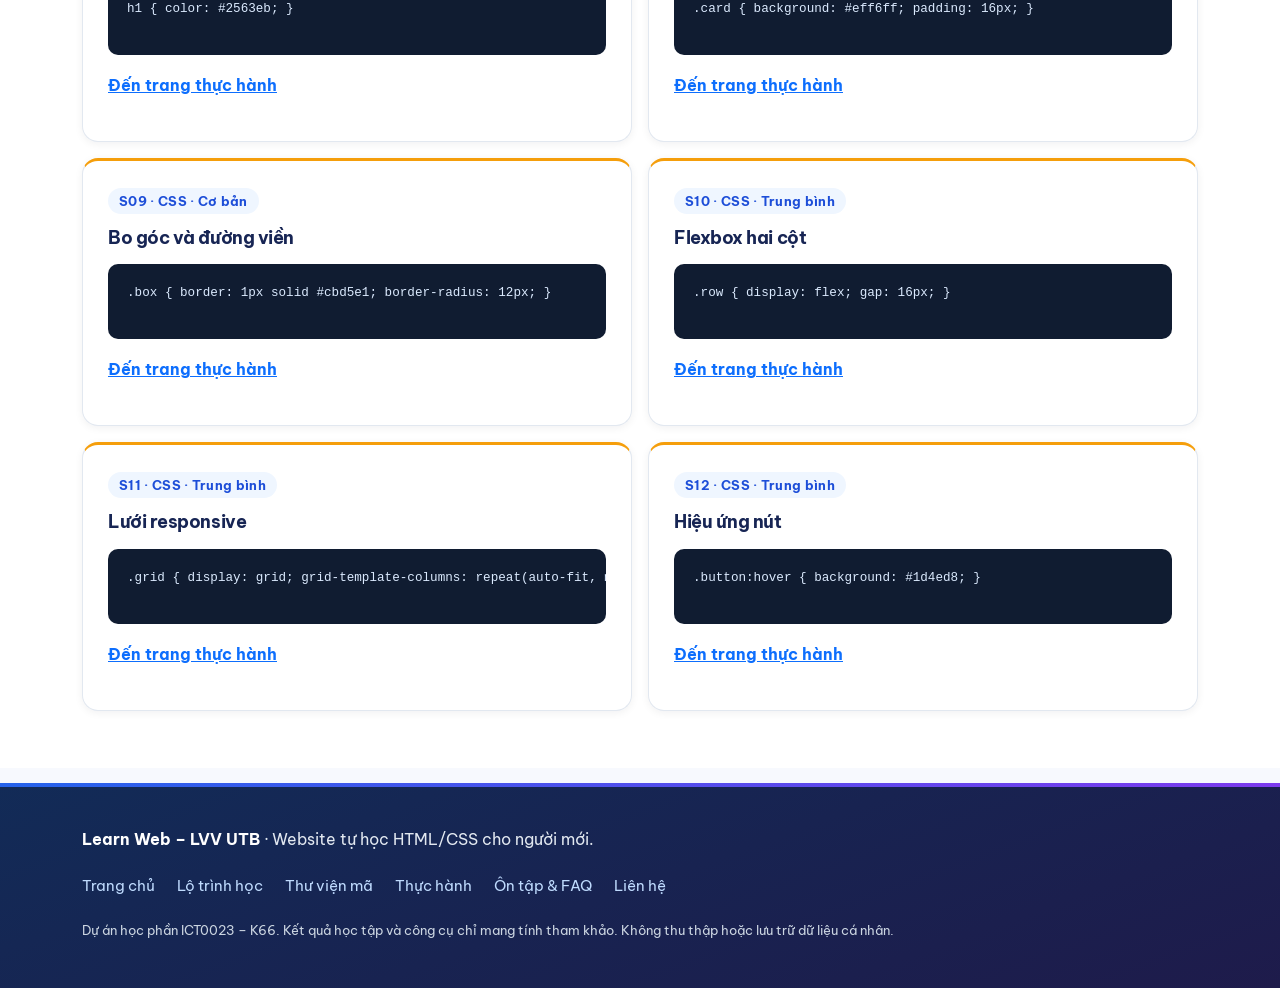
<file: library.html>
<!DOCTYPE html>
<html lang="vi">
  <head>
    <meta charset="utf-8">
    <meta content="width=device-width, initial-scale=1.0" name="viewport">
    <meta content="Ví dụ mã HTML CSS có phân loại" name="description">
    <title>Thư viện mã | Learn Web – LVV UTB</title>
    <link rel="icon" href="images/logo.png" type="image/png">
    <link href="https://cdn.jsdelivr.net/npm/bootstrap@5.3.3/dist/css/bootstrap.min.css" rel="stylesheet">
    <link href="css/style.css" rel="stylesheet">
  </head>
  <body class="page-library">
    <a class="skip-link" href="#main-content">Bỏ qua menu đến nội dung chính</a>
    <header class="site-header">
      <nav aria-label="Điều hướng chính" class="navbar navbar-expand-lg">
        <div class="container">
          <a aria-label="Learn Web – LVV UTB, về trang chủ" class="navbar-brand" href="index.html"><img alt="Logo Learn Web" class="brand-icon" src="images/logo.jpg" style="border-radius: 50%;"><span class="brand-name">Learn Web <small>LVV UTB</small></span></a>
          <button aria-controls="primaryNav" aria-expanded="false" aria-label="Mở hoặc đóng menu" class="navbar-toggler" data-bs-target="#primaryNav" data-bs-toggle="collapse" type="button"><span class="navbar-toggler-icon"></span></button>
          <div class="collapse navbar-collapse" id="primaryNav">
            <ul class="navbar-nav ms-auto align-items-lg-center gap-lg-1">
              <li class="nav-item"><a class="nav-link" href="index.html">Trang chủ</a></li>
              <li class="nav-item"><a class="nav-link" href="lessons.html">Lộ trình học</a></li>
              <li class="nav-item"><a aria-current="page" class="nav-link active" href="library.html">Thư viện mã</a></li>
              <li class="nav-item"><a class="nav-link" href="playground.html">Thực hành</a></li>
              <li class="nav-item"><a class="nav-link" href="quiz.html">Ôn tập &amp; FAQ</a></li>
              <li class="nav-item"><a class="nav-link" href="contact.html">Liên hệ</a></li>
            </ul>
          </div>
        </div>
      </nav>
    </header>
    <main class="site-main" id="main-content">
      <section class="page-heading">
        <div class="container">
          <h1>Thư viện đoạn mã</h1>
          <p>12 ví dụ HTML/CSS để đọc, thử và học theo chủ đề. Bộ lọc và nút sao chép sẽ được lập trình trong v0.4.</p>
          <form class="filter-form row g-3" id="snippet-filter-form" role="search">
            <div class="col-12 col-md-6">
              <label class="form-label" for="snippet-search">Tìm từ khóa</label>
              <input class="form-control" disabled="" id="snippet-search" placeholder="Ví dụ: Flexbox" type="search">
            </div>
            <div class="col-6 col-md-3">
              <label class="form-label" for="snippet-topic">Chủ đề</label>
              <select class="form-select" disabled="" id="snippet-topic"><option>Tất cả</option><option>HTML</option><option>CSS</option></select>
            </div>
            <div class="col-6 col-md-3">
              <label class="form-label" for="snippet-level">Mức độ</label>
              <select class="form-select" disabled="" id="snippet-level"><option>Tất cả</option><option>Cơ bản</option><option>Trung bình</option></select>
            </div>
          </form>
        </div>
      </section>
      <section class="page-section">
        <div class="container">
          <h2>Danh sách ví dụ mã</h2>
          <div class="row g-3" id="snippet-list">
            <div class="col-12 col-md-6">
              <article class="content-card h-100 snippet-card" data-level="Cơ bản" data-topic="HTML">
                <p class="meta">S01 · HTML · Cơ bản</p>
                <h3>Tiêu đề và đoạn văn</h3>
                <pre><code>&lt;h1&gt;Xin chào!&lt;/h1&gt;
&lt;p&gt;Mình đang học HTML.&lt;/p&gt;</code></pre>
                <p><a href="playground.html">Đến trang thực hành</a></p>
              </article>
            </div>
            <div class="col-12 col-md-6">
              <article class="content-card h-100 snippet-card" data-level="Cơ bản" data-topic="HTML">
                <p class="meta">S02 · HTML · Cơ bản</p>
                <h3>Đường liên kết</h3>
                <pre><code>&lt;a href="https://developer.mozilla.org/"&gt;Tìm hiểu thêm&lt;/a&gt;</code></pre>
                <p><a href="playground.html">Đến trang thực hành</a></p>
              </article>
            </div>
            <div class="col-12 col-md-6">
              <article class="content-card h-100 snippet-card" data-level="Cơ bản" data-topic="HTML">
                <p class="meta">S03 · HTML · Cơ bản</p>
                <h3>Hình ảnh có mô tả</h3>
                <pre><code>&lt;img src="assets/images/example.svg" alt="Hình minh họa học HTML"&gt;</code></pre>
                <p><a href="playground.html">Đến trang thực hành</a></p>
              </article>
            </div>
            <div class="col-12 col-md-6">
              <article class="content-card h-100 snippet-card" data-level="Cơ bản" data-topic="HTML">
                <p class="meta">S04 · HTML · Cơ bản</p>
                <h3>Danh sách không thứ tự</h3>
                <pre><code>&lt;ul&gt;&lt;li&gt;HTML&lt;/li&gt;&lt;li&gt;CSS&lt;/li&gt;&lt;/ul&gt;</code></pre>
                <p><a href="playground.html">Đến trang thực hành</a></p>
              </article>
            </div>
            <div class="col-12 col-md-6">
              <article class="content-card h-100 snippet-card" data-level="Trung bình" data-topic="HTML">
                <p class="meta">S05 · HTML · Trung bình</p>
                <h3>Bảng dữ liệu</h3>
                <pre><code>&lt;table&gt;&lt;caption&gt;Môn học&lt;/caption&gt;&lt;tr&gt;&lt;th scope="col"&gt;Môn&lt;/th&gt;&lt;/tr&gt;&lt;tr&gt;&lt;td&gt;HTML&lt;/td&gt;&lt;/tr&gt;&lt;/table&gt;</code></pre>
                <p><a href="playground.html">Đến trang thực hành</a></p>
              </article>
            </div>
            <div class="col-12 col-md-6">
              <article class="content-card h-100 snippet-card" data-level="Trung bình" data-topic="HTML">
                <p class="meta">S06 · HTML · Trung bình</p>
                <h3>Biểu mẫu có label</h3>
                <pre><code>&lt;label for="demo-name"&gt;Tên&lt;/label&gt;&lt;input id="demo-name" type="text"&gt;</code></pre>
                <p><a href="playground.html">Đến trang thực hành</a></p>
              </article>
            </div>
            <div class="col-12 col-md-6">
              <article class="content-card h-100 snippet-card" data-level="Cơ bản" data-topic="CSS">
                <p class="meta">S07 · CSS · Cơ bản</p>
                <h3>Đổi màu chữ</h3>
                <pre><code>h1 { color: #2563eb; }</code></pre>
                <p><a href="playground.html">Đến trang thực hành</a></p>
              </article>
            </div>
            <div class="col-12 col-md-6">
              <article class="content-card h-100 snippet-card" data-level="Cơ bản" data-topic="CSS">
                <p class="meta">S08 · CSS · Cơ bản</p>
                <h3>Nền và khoảng đệm</h3>
                <pre><code>.card { background: #eff6ff; padding: 16px; }</code></pre>
                <p><a href="playground.html">Đến trang thực hành</a></p>
              </article>
            </div>
            <div class="col-12 col-md-6">
              <article class="content-card h-100 snippet-card" data-level="Cơ bản" data-topic="CSS">
                <p class="meta">S09 · CSS · Cơ bản</p>
                <h3>Bo góc và đường viền</h3>
                <pre><code>.box { border: 1px solid #cbd5e1; border-radius: 12px; }</code></pre>
                <p><a href="playground.html">Đến trang thực hành</a></p>
              </article>
            </div>
            <div class="col-12 col-md-6">
              <article class="content-card h-100 snippet-card" data-level="Trung bình" data-topic="CSS">
                <p class="meta">S10 · CSS · Trung bình</p>
                <h3>Flexbox hai cột</h3>
                <pre><code>.row { display: flex; gap: 16px; }</code></pre>
                <p><a href="playground.html">Đến trang thực hành</a></p>
              </article>
            </div>
            <div class="col-12 col-md-6">
              <article class="content-card h-100 snippet-card" data-level="Trung bình" data-topic="CSS">
                <p class="meta">S11 · CSS · Trung bình</p>
                <h3>Lưới responsive</h3>
                <pre><code>.grid { display: grid; grid-template-columns: repeat(auto-fit, minmax(220px, 1fr)); }</code></pre>
                <p><a href="playground.html">Đến trang thực hành</a></p>
              </article>
            </div>
            <div class="col-12 col-md-6">
              <article class="content-card h-100 snippet-card" data-level="Trung bình" data-topic="CSS">
                <p class="meta">S12 · CSS · Trung bình</p>
                <h3>Hiệu ứng nút</h3>
                <pre><code>.button:hover { background: #1d4ed8; }</code></pre>
                <p><a href="playground.html">Đến trang thực hành</a></p>
              </article>
            </div>
          </div>
          <p hidden="" id="snippet-empty">Không tìm thấy ví dụ phù hợp. Hãy xóa bộ lọc để thử lại.</p>
        </div>
      </section>
    </main>
    <footer class="site-footer">
      <div class="container">
        <p><strong>Learn Web – LVV UTB</strong> · Website tự học HTML/CSS cho người mới.</p>
        <nav aria-label="Liên kết chân trang" class="footer-nav">
          <a href="index.html">Trang chủ</a>
          <a href="lessons.html">Lộ trình học</a>
          <a href="library.html">Thư viện mã</a>
          <a href="playground.html">Thực hành</a>
          <a href="quiz.html">Ôn tập &amp; FAQ</a>
          <a href="contact.html">Liên hệ</a>
        </nav>
        <p class="small">Dự án học phần ICT0023 – K66. Kết quả học tập và công cụ chỉ mang tính tham khảo. Không thu thập hoặc lưu trữ dữ liệu cá nhân.</p>
      </div>
    </footer>
    <script src="https://cdn.jsdelivr.net/npm/bootstrap@5.3.3/dist/js/bootstrap.bundle.min.js"></script>
  </body>
</html>
</file>
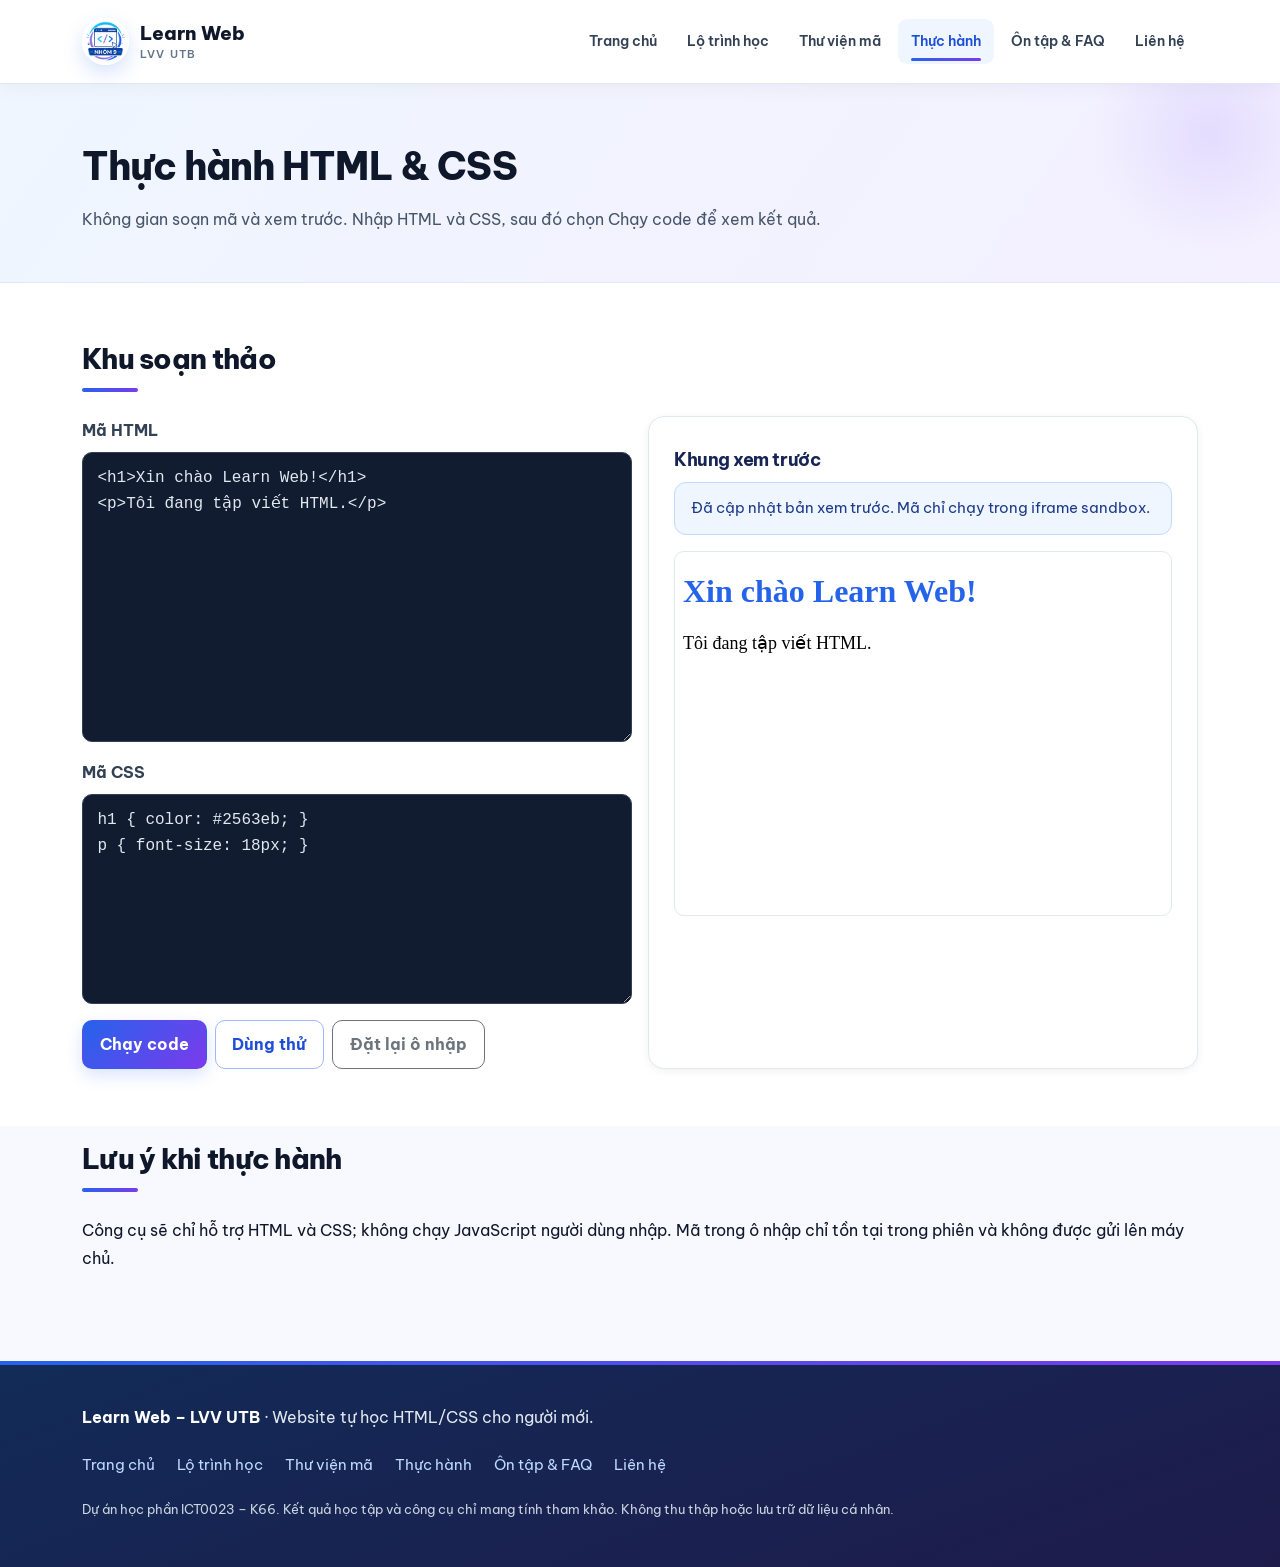
<file: playground.html>
<!DOCTYPE html>
<html lang="vi">
  <head>
    <meta charset="utf-8">
    <meta content="width=device-width, initial-scale=1.0" name="viewport">
    <meta content="Soạn thảo HTML CSS và xem trước trên trình duyệt" name="description">
    <title>Thực hành | Learn Web – LVV UTB</title>
    <link rel="icon" href="images/logo.png" type="image/png">
    <link href="https://cdn.jsdelivr.net/npm/bootstrap@5.3.3/dist/css/bootstrap.min.css" rel="stylesheet">
    <link href="css/style.css" rel="stylesheet">
  </head>
  <body class="page-playground">
    <a class="skip-link" href="#main-content">Bỏ qua menu đến nội dung chính</a>
    <header class="site-header">
      <nav aria-label="Điều hướng chính" class="navbar navbar-expand-lg">
        <div class="container">
          <a aria-label="Learn Web – LVV UTB, về trang chủ" class="navbar-brand" href="index.html"><img alt="Logo Learn Web" class="brand-icon" src="images/logo.jpg" style="border-radius: 50%;"><span class="brand-name">Learn Web <small>LVV UTB</small></span></a>
          <button aria-controls="primaryNav" aria-expanded="false" aria-label="Mở hoặc đóng menu" class="navbar-toggler" data-bs-target="#primaryNav" data-bs-toggle="collapse" type="button"><span class="navbar-toggler-icon"></span></button>
          <div class="collapse navbar-collapse" id="primaryNav">
            <ul class="navbar-nav ms-auto align-items-lg-center gap-lg-1">
              <li class="nav-item"><a class="nav-link" href="index.html">Trang chủ</a></li>
              <li class="nav-item"><a class="nav-link" href="lessons.html">Lộ trình học</a></li>
              <li class="nav-item"><a class="nav-link" href="library.html">Thư viện mã</a></li>
              <li class="nav-item"><a aria-current="page" class="nav-link active" href="playground.html">Thực hành</a></li>
              <li class="nav-item"><a class="nav-link" href="quiz.html">Ôn tập &amp; FAQ</a></li>
              <li class="nav-item"><a class="nav-link" href="contact.html">Liên hệ</a></li>
            </ul>
          </div>
        </div>
      </nav>
    </header>
    <main class="site-main" id="main-content">
      <section class="page-heading">
        <div class="container">
          <h1>Thực hành HTML &amp; CSS</h1>
          <p>Không gian soạn mã và xem trước. Nhập HTML và CSS, sau đó chọn Chạy code để xem kết quả.</p>
        </div>
      </section>
      <section class="page-section">
        <div class="container">
          <h2>Khu soạn thảo</h2>
          <div class="row g-3">
            <div class="col-12 col-lg-6">
              <form id="playground-form">
                <div class="mb-3">
                  <label class="form-label" for="html-editor">Mã HTML</label>
                  <textarea class="form-control code-input" id="html-editor" rows="10" spellcheck="false">&lt;h1&gt;Xin chào Learn Web!&lt;/h1&gt;
&lt;p&gt;Tôi đang tập viết HTML.&lt;/p&gt;</textarea>
                </div>
                <div class="mb-3">
                  <label class="form-label" for="css-editor">Mã CSS</label>
                  <textarea class="form-control code-input" id="css-editor" rows="7" spellcheck="false">h1 { color: #2563eb; }
p { font-size: 18px; }</textarea>
                </div>
                <div class="d-flex flex-wrap gap-2">
                  <button class="btn btn-primary" id="run-code" type="button">Chạy code</button>
                  <button class="btn btn-outline-primary" id="load-sample" type="button">Dùng thử</button>
                  <button class="btn btn-outline-secondary" id="reset-code" type="reset">Đặt lại ô nhập</button>
                </div>
              </form>
            </div>
            <div class="col-12 col-lg-6">
              <section aria-labelledby="preview-title" class="content-card h-100">
                <h3 id="preview-title">Khung xem trước</h3>
                <p id="playground-message">Bấm Chạy code để xem kết quả ở khung bên dưới.</p>
                <iframe class="preview-frame" id="preview-frame" sandbox="" title="Xem trước HTML và CSS"></iframe>
              </section>
            </div>
          </div>
        </div>
      </section>
      <section class="page-section">
        <div class="container">
          <h2>Lưu ý khi thực hành</h2>
          <p>Công cụ sẽ chỉ hỗ trợ HTML và CSS; không chạy JavaScript người dùng nhập. Mã trong ô nhập chỉ tồn tại trong phiên và không được gửi lên máy chủ.</p>
        </div>
      </section>
    </main>
    <footer class="site-footer">
      <div class="container">
        <p><strong>Learn Web – LVV UTB</strong> · Website tự học HTML/CSS cho người mới.</p>
        <nav aria-label="Liên kết chân trang" class="footer-nav">
          <a href="index.html">Trang chủ</a>
          <a href="lessons.html">Lộ trình học</a>
          <a href="library.html">Thư viện mã</a>
          <a href="playground.html">Thực hành</a>
          <a href="quiz.html">Ôn tập &amp; FAQ</a>
          <a href="contact.html">Liên hệ</a>
        </nav>
        <p class="small">Dự án học phần ICT0023 – K66. Kết quả học tập và công cụ chỉ mang tính tham khảo. Không thu thập hoặc lưu trữ dữ liệu cá nhân.</p>
      </div>
    </footer>
    <script src="https://cdn.jsdelivr.net/npm/bootstrap@5.3.3/dist/js/bootstrap.bundle.min.js"></script>
    <script src="js/playground.js" defer></script>
</body>
</html>
</file>
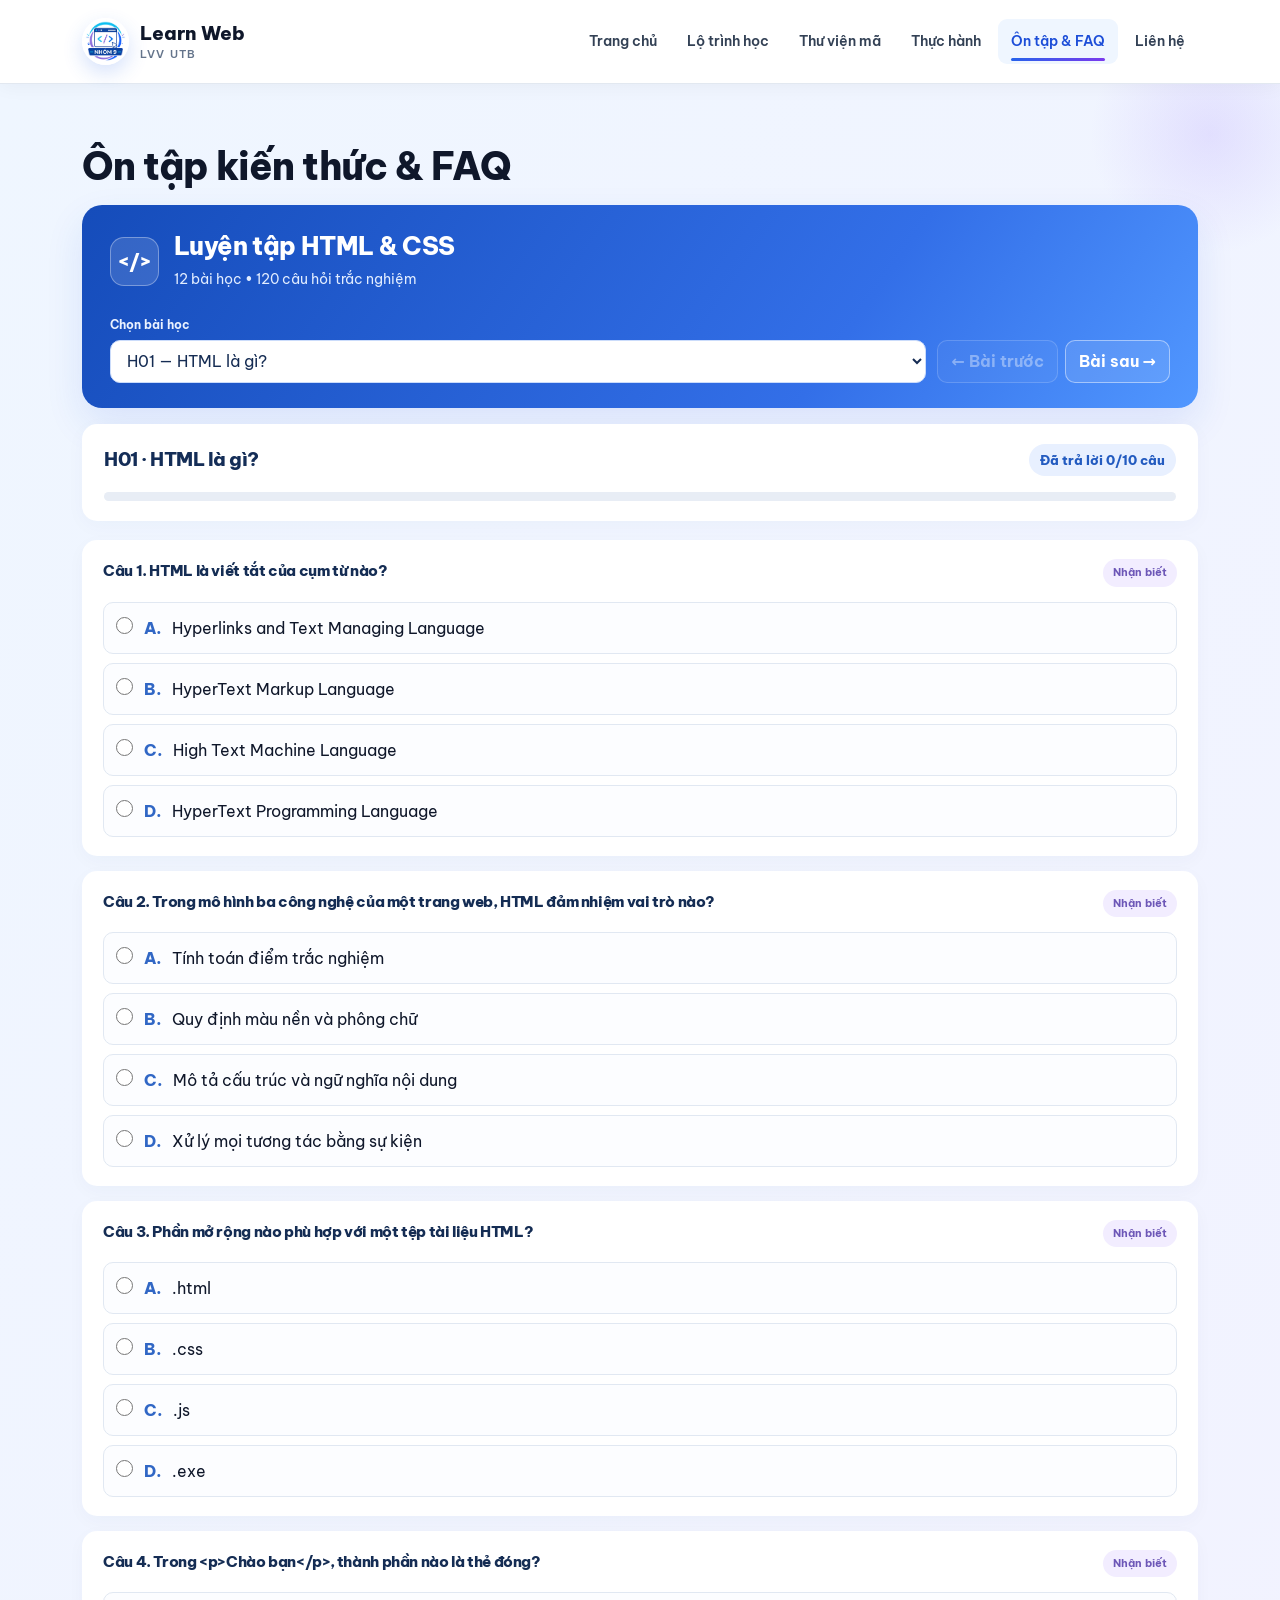
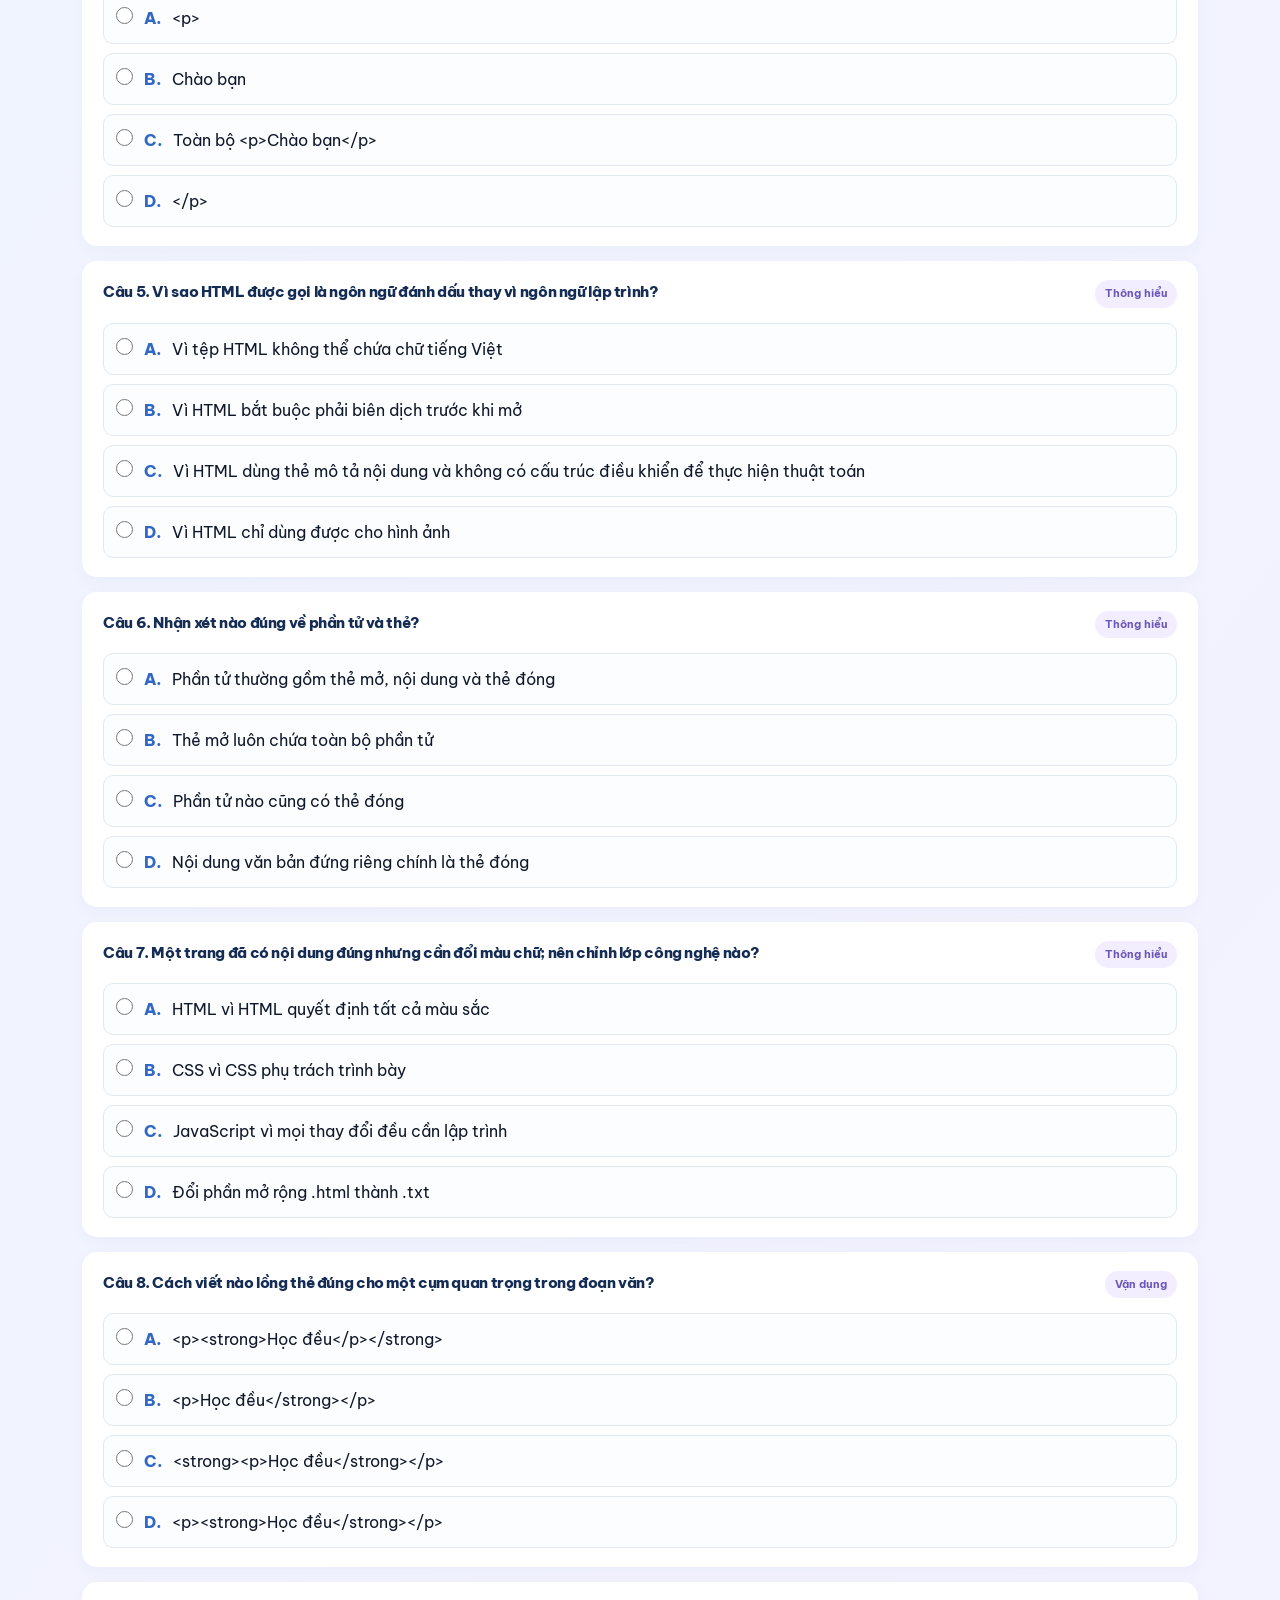
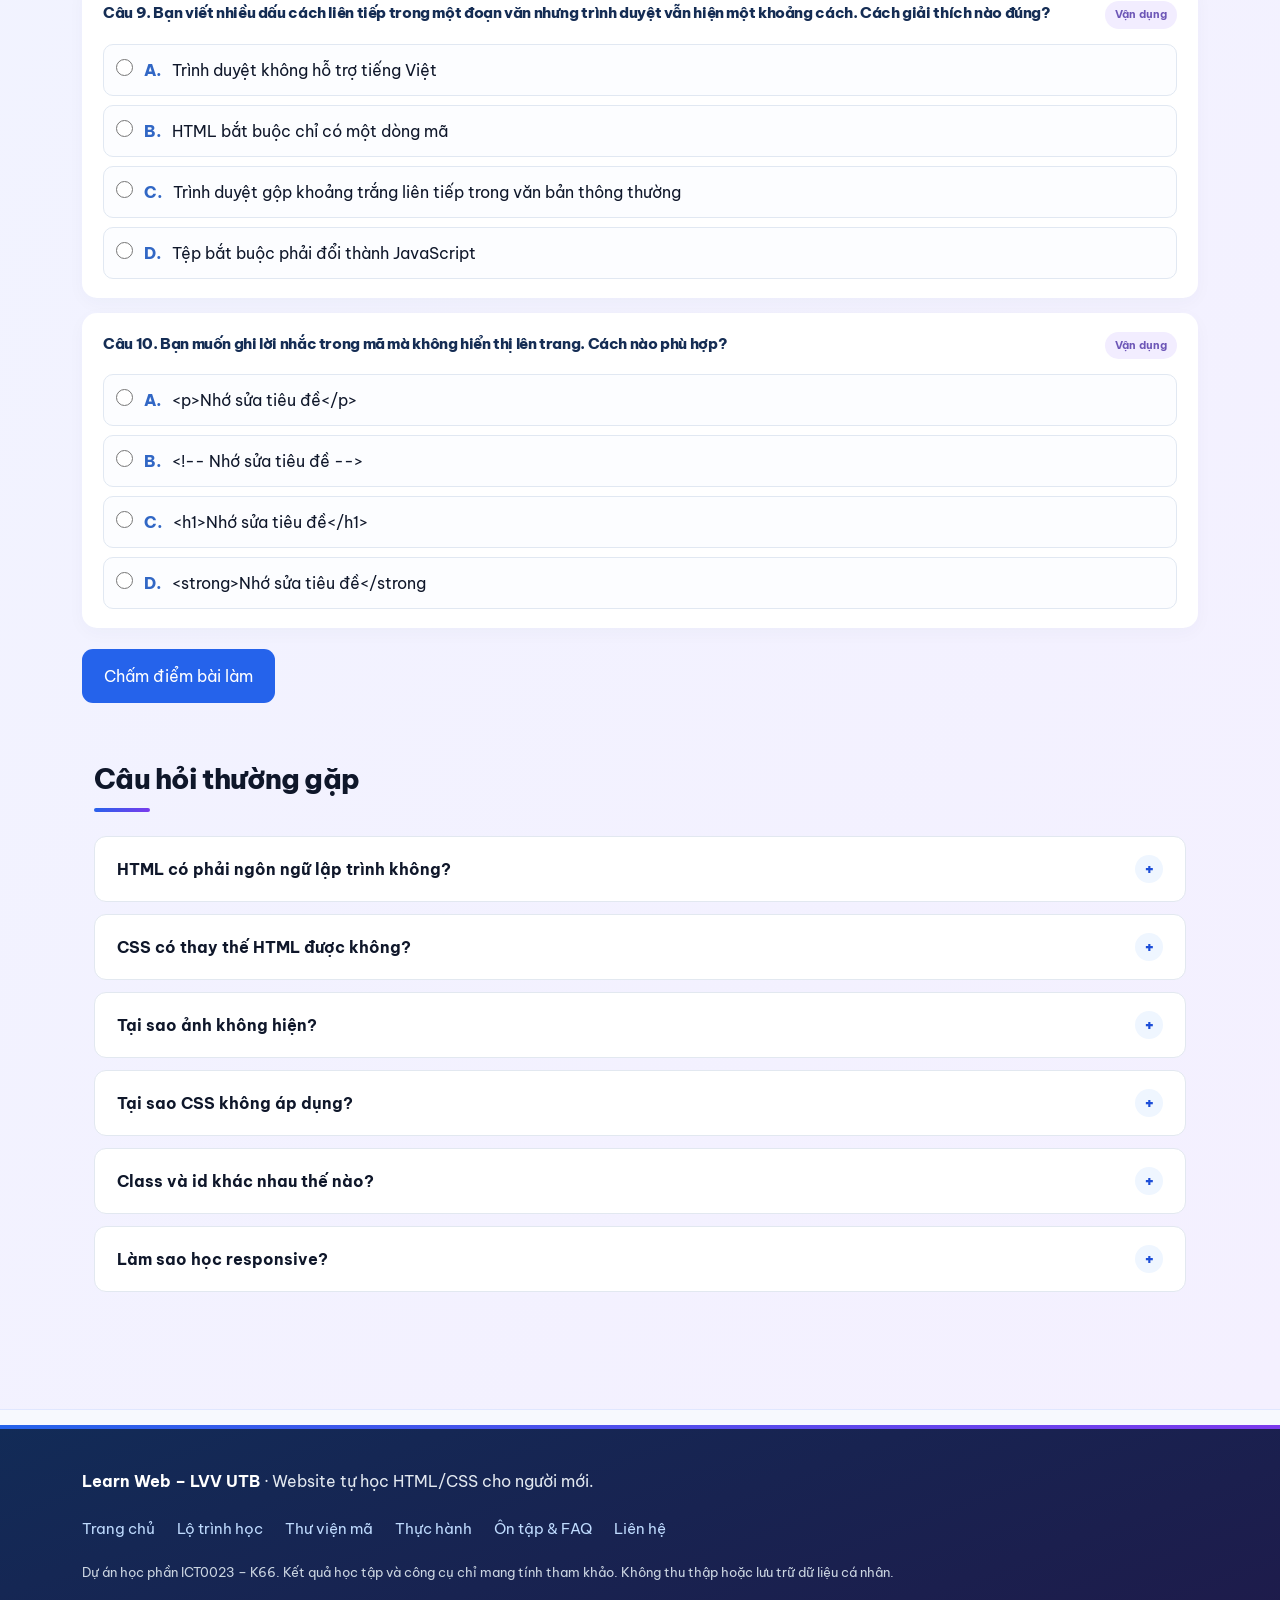
<file: quiz.html>
<!DOCTYPE html>
<html lang="vi">
  <head>
    <meta charset="utf-8">
    <meta content="width=device-width, initial-scale=1.0" name="viewport">
    <meta content="Câu hỏi ôn tập HTML CSS và giải đáp" name="description">
    <title>Ôn tập và FAQ | Learn Web – LVV UTB</title>
    <link rel="icon" href="images/logo.png" type="image/png">
    <link href="https://cdn.jsdelivr.net/npm/bootstrap@5.3.3/dist/css/bootstrap.min.css" rel="stylesheet">
    <link href="css/style.css" rel="stylesheet">
  </head>
  <body class="page-quiz">
    <a class="skip-link" href="#main-content">Bỏ qua menu đến nội dung chính</a>
    <header class="site-header">
      <nav aria-label="Điều hướng chính" class="navbar navbar-expand-lg">
        <div class="container">
          <a aria-label="Learn Web – LVV UTB, về trang chủ" class="navbar-brand" href="index.html"><img alt="Logo Learn Web" class="brand-icon" src="images/logo.jpg" style="border-radius: 50%;"><span class="brand-name">Learn Web <small>LVV UTB</small></span></a>
          <button aria-controls="primaryNav" aria-expanded="false" aria-label="Mở hoặc đóng menu" class="navbar-toggler" data-bs-target="#primaryNav" data-bs-toggle="collapse" type="button"><span class="navbar-toggler-icon"></span></button>
          <div class="collapse navbar-collapse" id="primaryNav">
            <ul class="navbar-nav ms-auto align-items-lg-center gap-lg-1">
              <li class="nav-item"><a class="nav-link" href="index.html">Trang chủ</a></li>
              <li class="nav-item"><a class="nav-link" href="lessons.html">Lộ trình học</a></li>
              <li class="nav-item"><a class="nav-link" href="library.html">Thư viện mã</a></li>
              <li class="nav-item"><a class="nav-link" href="playground.html">Thực hành</a></li>
              <li class="nav-item"><a aria-current="page" class="nav-link active" href="quiz.html">Ôn tập &amp; FAQ</a></li>
              <li class="nav-item"><a class="nav-link" href="contact.html">Liên hệ</a></li>
            </ul>
          </div>
        </div>
      </nav>
    </header>
        <main class="site-main" id="main-content">
      <section class="page-heading">
        <div class="container">
          <h1>Ôn tập kiến thức &amp; FAQ</h1>
    <div id="quiz-container"></div>
    <script src="js/quiz-data.js"></script>
    <script src="js/quiz.js"></script>
      <section class="page-section" id="faq">
        <div class="container">
          <h2>Câu hỏi thường gặp</h2>
          <div class="accordion" id="faq-accordion">
            <details class="faq-item accordion-look">
              <summary>HTML có phải ngôn ngữ lập trình không?</summary>
              <p>HTML là ngôn ngữ đánh dấu dùng để xác định cấu trúc và ý nghĩa nội dung trang web.</p>
            </details>
            <details class="faq-item accordion-look">
              <summary>CSS có thay thế HTML được không?</summary>
              <p>Không. HTML mô tả nội dung; CSS điều khiển cách nội dung được trình bày.</p>
            </details>
            <details class="faq-item accordion-look">
              <summary>Tại sao ảnh không hiện?</summary>
              <p>Kiểm tra thuộc tính src, đường dẫn file và tên tệp; vẫn cần alt để mô tả ảnh.</p>
            </details>
            <details class="faq-item accordion-look">
              <summary>Tại sao CSS không áp dụng?</summary>
              <p>Kiểm tra đường dẫn trong link, selector, cú pháp và độ ưu tiên của quy tắc CSS.</p>
            </details>
            <details class="faq-item accordion-look">
              <summary>Class và id khác nhau thế nào?</summary>
              <p>Class có thể sử dụng cho nhiều phần tử; id phải duy nhất trong một trang.</p>
            </details>
            <details class="faq-item accordion-look">
              <summary>Làm sao học responsive?</summary>
              <p>Bắt đầu bằng bố cục linh hoạt, Bootstrap Grid và thử trên màn hình nhỏ trước.</p>
            </details>
          </div>
        </div>
      </section>
    </main>
    <footer class="site-footer">
      <div class="container">
        <p><strong>Learn Web – LVV UTB</strong> · Website tự học HTML/CSS cho người mới.</p>
        <nav aria-label="Liên kết chân trang" class="footer-nav">
          <a href="index.html">Trang chủ</a>
          <a href="lessons.html">Lộ trình học</a>
          <a href="library.html">Thư viện mã</a>
          <a href="playground.html">Thực hành</a>
          <a href="quiz.html">Ôn tập &amp; FAQ</a>
          <a href="contact.html">Liên hệ</a>
        </nav>
        <p class="small">Dự án học phần ICT0023 – K66. Kết quả học tập và công cụ chỉ mang tính tham khảo. Không thu thập hoặc lưu trữ dữ liệu cá nhân.</p>
      </div>
    </footer>
    <script src="https://cdn.jsdelivr.net/npm/bootstrap@5.3.3/dist/js/bootstrap.bundle.min.js"></script>
  </body>
</html>
</file>
<file: css/style.css>
@import url("https://fonts.googleapis.com/css2?family=Be+Vietnam+Pro:wght@400;500;600;700;800&display=swap");
:root {
  --brand: #2563eb;
  --brand-dark: #1d4ed8;
  --accent: #7c3aed;
  --ink: #0f172a;
  --muted: #64748b;
  --canvas: #f7f9fe;
  --line: #e2e8f0;
  --surface: #fff;
  --round: 16px;
}
* {
  box-sizing: border-box;
}
html {
  scroll-behavior: smooth;
}
body {
  font-family: "Be Vietnam Pro",system-ui,-apple-system,"Segoe UI",sans-serif;
  background: var(--canvas);
  color: var(--ink);
  line-height: 1.75;
  margin: 0;
}
a {
  overflow-wrap: anywhere;
}
img {
  max-width: 100%;
}
h1, h2, h3 {
  line-height: 1.35;
  letter-spacing: -.025em;
  font-weight: 700;
}
h2 {
  font-size: clamp(1.45rem,2.2vw,2rem);
}
h3 {
  font-size: 1.15rem;
}
p {
  margin-bottom: 1rem;
}
:focus-visible {
  outline: 3px solid #f59e0b !important;
  outline-offset: 3px;
}
.skip-link {
  position: fixed;
  top: -120px;
  left: 12px;
  z-index: 2000;
  background: #fff;
  color: var(--brand);
  padding: 10px 16px;
  border-radius: 8px;
}
.skip-link:focus {
  top: 12px;
}
.site-header {
  position: sticky;
  top: 0;
  z-index: 1030;
  background: rgba(255,255,255,.97);
  border-bottom: 1px solid var(--line);
  box-shadow: 0 3px 18px rgba(15,23,42,.045);
}
.site-header .navbar {
  padding: 13px 0;
}
.navbar-brand {
  display: flex;
  align-items: center;
  gap: 11px;
  color: var(--ink);
  white-space: normal;
  margin-right: 20px;
}
.brand-icon {
  display: inline-grid;
  place-items: center;
  background: linear-gradient(135deg,var(--brand),var(--accent));
  color: #fff;
  border-radius: 12px;
  width: 47px;
  height: 47px;
  font-size: 1rem;
  font-weight: 800;
  box-shadow: 0 8px 20px #2563eb30;
}
.brand-name {
  display: flex;
  flex-direction: column;
  font-size: 1.17rem;
  font-weight: 800;
  line-height: 1.22;
}
.brand-name small {
  font-weight: 600;
  font-size: .66rem;
  color: var(--muted);
  letter-spacing: .11em;
  margin-top: 3px;
}
.navbar-nav .nav-link {
  border-radius: 9px;
  color: #334155;
  font-weight: 600;
  font-size: .85rem;
  padding: 10px 13px !important;
  transition: background .2s,color .2s;
}
.navbar-nav .nav-link:hover, .navbar-nav .nav-link.active {
  background: #eff6ff;
  color: var(--brand-dark);
}
.navbar-toggler {
  border-color: var(--line);
  padding: 7px 10px;
}
.hero {
  position: relative;
  background: radial-gradient(circle at 88% 7%,#e2e5ff 0,transparent 38%),linear-gradient(125deg,#eff6ff,#fbfcff 65%);
  padding: clamp(55px,7vw,105px) 0 70px;
  overflow: hidden;
}
.hero-inner {
  display: grid;
  grid-template-columns: minmax(0,1.05fr) minmax(0,.95fr);
  gap: clamp(20px,5vw,75px);
  align-items: center;
}
.hero-inner>p {
  grid-column: 1;
  margin: 0 0 8px;
}
.hero-inner>.eyebrow {
  align-self: end;
}
.hero-inner>h1 {
  grid-column: 1;
  font-size: clamp(2.1rem,4.3vw,3.65rem);
  line-height: 1.18;
  color: var(--ink);
  margin: 3px 0 12px;
  font-weight: 800;
}
.hero-inner>p:not(.eyebrow) {
  color: #475569;
  font-size: 1rem;
  max-width: 570px;
}
.hero-inner>p:has(.btn) {
  margin-top: 16px;
  display: flex;
  gap: 12px;
  flex-wrap: wrap;
}
.eyebrow {
  font-weight: 700;
  color: var(--brand-dark);
  font-size: .82rem;
  letter-spacing: .03em;
  text-transform: uppercase;
}
.hero-illustration {
  grid-column: 2;
  grid-row: 1 / span 4;
  background: #111b30;
  box-shadow: 0 25px 60px #17255425;
  border: 1px solid #334155;
  border-radius: 20px;
  overflow: hidden;
  transform: rotate(1deg);
}
.editor-head {
  height: 45px;
  background: #18263e;
  display: flex;
  align-items: center;
  gap: 6px;
  padding: 0 14px;
  border-bottom: 1px solid #334155;
}
.editor-dot {
  display: inline-block;
  width: 10px;
  height: 10px;
  border-radius: 50%;
  background: #f87171;
}
.editor-dot:nth-child(2) {
  background: #fbbf24;
}
.editor-dot:nth-child(3) {
  background: #34d399;
}
.editor-filename {
  margin-left: 12px;
  font: 500 .76rem Consolas,monospace;
  color: #94a3b8;
}
.editor-body {
  padding: 24px 14px;
  font: clamp(.68rem,1.3vw,.93rem)/1.9 Consolas,monospace;
  color: #e2e8f0;
}
.editor-body p {
  margin: 0;
  white-space: nowrap;
}
.line-no {
  display: inline-block;
  color: #64748b;
  width: 30px;
  user-select: none;
}
.syntax-blue {
  color: #7dd3fc;
}
.syntax-gold {
  color: #fcd34d;
}
.syntax-muted {
  color: #94a3b8;
}
.editor-output {
  background: #1e293b;
  padding: 12px 17px;
  color: #cbd5e1;
  font-size: .8rem;
}
.editor-output span {
  color: #4ade80;
}
.btn {
  font-weight: 650;
  border-radius: 10px;
  padding: .7rem 1.05rem;
  transition: transform .2s,box-shadow .2s;
}
.btn:hover:not(:disabled) {
  transform: translateY(-1px);
}
.btn-primary {
  background: var(--brand);
  border-color: var(--brand);
}
.btn-primary:hover {
  background: var(--brand-dark);
  border-color: var(--brand-dark);
  box-shadow: 0 8px 18px #2563eb30;
}
.btn-outline-primary {
  color: var(--brand-dark);
  border-color: #a5b4fc;
  background: white;
}
.btn-hero-info {
  background: transparent;
  color: var(--brand-dark);
  border: 1px solid transparent;
}
.btn:disabled {
  opacity: .58;
  cursor: not-allowed;
}
.page-heading {
  background: linear-gradient(125deg,#eff6ff,#f4f0ff);
  padding: 57px 0 48px;
  border-bottom: 1px solid #e0e7ff;
}
.page-heading h1 {
  font-size: clamp(1.85rem,3vw,2.7rem);
  margin: 0 0 12px;
}
.page-heading p {
  color: #475569;
  max-width: 790px;
  margin: 0;
}
.page-section {
  padding: 57px 0;
}
.page-section+.page-section {
  padding-top: 14px;
}
.page-section>.container>h2 {
  margin: 0 0 24px;
}
.page-section:nth-of-type(even) {
  background: #fff;
}
.content-card {
  height: 100%;
  border: 1px solid var(--line);
  background: #fff;
  border-radius: var(--round);
  padding: 25px;
  box-shadow: 0 4px 15px #0f172a08;
  transition: border-color .2s,box-shadow .2s,transform .2s;
}
.content-card:hover {
  border-color: #c7d2fe;
  box-shadow: 0 13px 30px #1e3a8a0f;
  transform: translateY(-2px);
}
.content-card h3 {
  color: #172554;
  margin: 6px 0 10px;
  font-size: 1.13rem;
}
.content-card p {
  color: #475569;
}
.content-card .meta, .meta {
  font-size: .79rem;
  font-weight: 700;
  color: var(--brand-dark);
  letter-spacing: .025em;
}
.content-card a {
  font-weight: 650;
}
.steps {
  counter-reset: step;
  list-style: none;
  padding: 0;
  display: grid;
  grid-template-columns: repeat(4,minmax(0,1fr));
  gap: 16px;
}
.steps li {
  background: #fff;
  border: 1px solid var(--line);
  border-radius: 15px;
  padding: 23px 18px;
}
.steps li::before {
  counter-increment: step;
  content: counter(step,decimal-leading-zero);
  display: block;
  color: var(--brand);
  font-size: 1.7rem;
  font-weight: 800;
  margin-bottom: 10px;
}
.lesson-card {
  border-top: 4px solid #60a5fa;
}
.lesson-article {
  background: #fff;
  border: 1px solid var(--line);
  padding: clamp(20px,3vw,36px);
  border-radius: var(--round);
  max-width: 960px;
}
.lesson-article h3 {
  margin-top: 22px;
}
.lesson-article h3:first-child {
  margin-top: 0;
}
.lesson-article code, .content-card code {
  overflow-wrap: anywhere;
}
pre {
  font: .88rem/1.65 Consolas,"Courier New",monospace;
  background: #101c31;
  color: #dbeafe;
  border-radius: 10px;
  padding: 19px;
  overflow-x: auto;
  white-space: pre;
  max-width: 100%;
}
pre code {
  color: inherit;
}
.snippet-card {
  border-top: 3px solid #a5b4fc;
}
.snippet-card pre {
  font-size: .79rem;
  margin-top: 14px;
  min-height: 75px;
}
.filter-form {
  margin-top: 27px;
  background: #fff;
  border: 1px solid #e2e8f0;
  border-radius: 15px;
  padding: 20px 13px;
  box-shadow: 0 7px 24px #0f172a0c;
}
.form-label {
  font-weight: 650;
  color: #334155;
}
.form-control, .form-select {
  padding: .75rem .9rem;
  border-radius: 10px;
  border-color: #cbd5e1;
}
.form-control:focus, .form-select:focus {
  border-color: #60a5fa;
  box-shadow: 0 0 0 .2rem #2563eb17;
}
.form-control:disabled, .form-select:disabled {
  background: #f1f5f9;
}
.form-text {
  color: var(--muted);
}
.field-error {
  color: #b91c1c;
  font-size: .88rem;
}
.code-input {
  font-family: Consolas,"Courier New",monospace;
  line-height: 1.65;
  background: #111c30;
  color: #e2e8f0;
  border-color: #334155;
}
.code-input:focus {
  background: #111c30;
  color: #fff;
}
.preview-frame {
  width: 100%;
  height: 365px;
  background: white;
  border: 1px solid var(--line);
  border-radius: 10px;
}
.quiz-card {
  height: auto;
  padding: 25px;
  margin-bottom: 20px !important;
}
.quiz-card legend {
  float: none;
  width: auto;
  font-weight: 700;
  color: var(--ink);
  font-size: 1.08rem;
  margin-bottom: 16px;
}
.form-check {
  padding-top: 5px;
  padding-bottom: 5px;
}
.faq-item {
  padding: 0;
  background: #fff;
  border: 1px solid var(--line);
  border-radius: 12px;
  margin-bottom: 12px;
  overflow: hidden;
}
.faq-item summary {
  cursor: pointer;
  font-weight: 650;
  padding: 18px 22px;
  list-style-position: inside;
}
.faq-item[open] summary {
  color: var(--brand);
  background: #eff6ff;
}
.faq-item p {
  padding: 15px 22px;
  margin: 0;
  color: #475569;
}
.site-footer {
  margin-top: 15px;
  background: #122b57;
  color: #e2e8f0;
  padding: 42px 0 30px;
}
.site-footer strong {
  color: #fff;
}
.footer-nav {
  display: flex;
  flex-wrap: wrap;
  column-gap: 22px;
  row-gap: 8px;
  margin: 20px 0;
}
.footer-nav a {
  color: #bfdbfe;
  text-decoration: none;
  font-size: .91rem;
}
.footer-nav a:hover {
  text-decoration: underline;
  color: #fff;
}
.site-footer .small {
  color: #cbd5e1;
  font-size: .8rem;
  max-width: 900px;
}
.modal-content {
  border: 0;
  border-radius: 17px;
  box-shadow: 0 20px 60px #0f172a30;
}
@media (max-width:991.98px) {
  .site-header .navbar-collapse {
    padding: 15px 0 6px;
  }
  .hero-inner {
    grid-template-columns: 1fr;
  }
  .hero-inner>p, .hero-inner>h1, .hero-illustration {
    grid-column: 1;
    grid-row: auto;
  }
  .hero-illustration {
    max-width: 610px;
    width: 100%;
    transform: none;
  }
  .steps {
    grid-template-columns: repeat(2,minmax(0,1fr));
  }
}
@media (max-width:575.98px) {
  .hero {
    padding: 50px 0;
  }
  .hero-inner>h1 {
    font-size: 2.05rem;
  }
  .editor-body {
    font-size: .63rem;
    padding: 16px 8px;
  }
  .line-no {
    width: 22px;
  }
  .page-heading {
    padding: 42px 0;
  }
  .page-section {
    padding: 36px 0;
  }
  .page-section+.page-section {
    padding-top: 10px;
  }
  .content-card {
    padding: 19px;
  }
  .steps {
    grid-template-columns: 1fr;
  }
  .footer-nav {
    gap: 11px 16px;
  }
  .site-header .navbar {
    padding: 10px 0;
  }
  .brand-name {
    font-size: 1.02rem;
  }
}
@media (prefers-reduced-motion:reduce) {
  *, *::before, *::after {
    scroll-behavior: auto !important;
    transition: none !important;
    animation: none !important;
  }
}

/* Bài giảng kiểu W3Schools (lesson.html, lessons.html) */
.lesson-card{position:relative}
.lesson-card h3 a{color:inherit;text-decoration:none}
.lesson-card h3 a:hover{color:var(--brand-dark)}

.lesson-layout{display:grid;grid-template-columns:290px minmax(0,1fr);gap:24px;align-items:start}

.lesson-sidebar{position:sticky;top:96px;max-height:calc(100vh - 116px);overflow:auto;
  background:var(--surface);border:1px solid var(--line);border-radius:var(--round);
  padding:18px 14px;box-shadow:0 4px 15px #0f172a08}
.lesson-sidebar h2{font-size:.82rem;font-weight:700;text-transform:uppercase;letter-spacing:.03em;
  color:var(--brand-dark);margin:6px 8px 8px}
.lesson-sidebar ul{list-style:none;margin:0 0 14px;padding:0}
.lesson-sidebar a{display:block;padding:8px 12px;border-radius:9px;color:#334155;
  text-decoration:none;font-size:.88rem;font-weight:600;overflow-wrap:normal;transition:background .2s,color .2s}
.lesson-sidebar a:hover{background:#eff6ff;color:var(--brand-dark)}
.lesson-sidebar a.active{background:var(--brand);color:#fff}

.lesson-content{background:var(--surface);border:1px solid var(--line);border-radius:var(--round);
  padding:clamp(20px,3vw,36px);min-width:0;box-shadow:0 4px 15px #0f172a08}
.lesson-content h1{font-size:clamp(1.6rem,3vw,2.3rem);font-weight:800;margin:4px 0 8px}
.lesson-content h2{font-size:1.3rem;margin:30px 0 12px;padding-bottom:8px;border-bottom:1px solid var(--line)}
.lesson-content p code{background:#eff6ff;color:var(--brand-dark);padding:2px 7px;border-radius:6px;font-size:.88em}
.lesson-content pre{margin:0 0 1.2rem}

.lesson-progress{height:6px;background:var(--line);border-radius:3px;margin:10px 0 18px;overflow:hidden}
.lesson-progress span{display:block;height:100%;background:linear-gradient(90deg,var(--brand),var(--accent));border-radius:3px}

.lesson-note,.lesson-exercise{padding:14px 18px;border-radius:0 12px 12px 0;margin:1.2rem 0}
.lesson-note{border-left:4px solid var(--brand);background:#eff6ff}
.lesson-exercise{border-left:4px solid #16a34a;background:#f0fdf4}

.tryit{border:1px solid var(--line);border-radius:var(--round);overflow:hidden;margin:1rem 0 1.4rem}
.tryit-head{background:#18263e;color:#cbd5e1;padding:11px 16px;font-size:.85rem;font-weight:600}
.tryit-grid{display:grid;grid-template-columns:1fr 1fr}
.tryit-grid textarea{width:100%;min-height:260px;border:0;border-right:1px solid #334155;padding:14px;
  font:.85rem/1.65 Consolas,"Courier New",monospace;resize:vertical;background:#111c30;color:#e2e8f0}
.tryit-grid iframe{width:100%;min-height:260px;border:0;background:#fff}
.tryit-actions{padding:10px 16px;background:#f1f5f9;display:flex;gap:8px;border-top:1px solid var(--line)}
.tryit-actions .btn{padding:.4rem .9rem}

.lesson-nav{display:flex;justify-content:space-between;gap:10px;flex-wrap:wrap;margin-top:32px}

@media(max-width:991.98px){
 .lesson-layout{grid-template-columns:1fr}
 .lesson-sidebar{position:static;max-height:240px}
 .tryit-grid{grid-template-columns:1fr}
 .tryit-grid textarea{border-right:0;border-bottom:1px solid #334155}
}

/* =====================================================================
   MODERN EDUCATION LAYER  (branch D.Anh_task)
   Chỉ GHI ĐÈ / BỔ SUNG, không xóa quy tắc cũ. Chi tiết: docs/CSS_CHANGELOG.md
   Mục lục:
   M1 Design tokens (biến mới)      
   M2 Typography & cơ bản           M9  FAQ (details/summary)
   M3 Thanh điều hướng              M10 Footer
   M4 Hero                          M11 Trang bài giảng (lesson.html)
   M5 Nút bấm                       M12 Responsive / Print
   M6 Thẻ, badge, tiêu đề mục       M13 — Class MỚI
   M7  Các khối thông báo           M14 — Điều hướng bài học trên điện thoại
   M8  Form & trắc nghiệm
   ===================================================================== */

/* M1 — Design tokens: BIẾN MỚI (biến cũ --brand, --accent... giữ nguyên) */
:root {
  --sun: #f59e0b;
  --mint: #10b981;
  --brand-soft: #eff6ff;
  --accent-soft: #f3e8ff;
  --grad-brand: linear-gradient(135deg, var(--brand), var(--accent));
  --shadow-sm: 0 2px 8px rgba(15,23,42,.06);
  --shadow-md: 0 10px 30px rgba(30,58,138,.10);
  --shadow-lg: 0 24px 60px rgba(30,58,138,.16);
  --round-sm: 10px;
  --round-lg: 24px;
  --ease: cubic-bezier(.2,.7,.2,1);
}

/* M2 — Typography & cơ bản */
::selection { background: #c7d2fe; color: var(--ink); }
h1 { font-weight: 800; }
h2 { font-weight: 800; }
p { line-height: 1.8; }
.page-heading { position: relative; overflow: hidden; }
.page-heading::after {
  content: ""; position: absolute; right: -60px; top: -80px; width: 260px; height: 260px;
  border-radius: 50%; background: radial-gradient(circle, #c4b5fd55, transparent 65%); pointer-events: none;
}
.page-heading .container { position: relative; z-index: 1; }

/* M3 — Thanh điều hướng: gạch chân gradient cho mục đang mở */
.navbar-nav .nav-link { position: relative; font-size: .9rem; }
.navbar-nav .nav-link.active { background: var(--brand-soft); }
.navbar-nav .nav-link.active::after {
  content: ""; position: absolute; left: 13px; right: 13px; bottom: 3px; height: 3px;
  border-radius: 3px; background: var(--grad-brand);
}

/* M4 — Hero: đốm màu trang trí (không cần sửa HTML) + nhãn dạng viên thuốc */
.hero::before, .hero::after { content: ""; position: absolute; border-radius: 50%; pointer-events: none; }
.hero::before { width: 420px; height: 420px; right: -140px; top: -160px; background: radial-gradient(circle, #c7d2fe99, transparent 65%); }
.hero::after  { width: 320px; height: 320px; left: -120px; bottom: -150px; background: radial-gradient(circle, #fde68a77, transparent 65%); }
.hero-inner { position: relative; z-index: 1; }
.hero-inner > .eyebrow {
  justify-self: start; background: #fff; border: 1px solid #c7d2fe; border-radius: 999px;
  padding: 5px 14px; box-shadow: var(--shadow-sm);
}
.hero-illustration { box-shadow: var(--shadow-lg); }

/* M5 — Nút bấm */
.btn-primary { background: var(--grad-brand); border: 1px solid transparent; box-shadow: 0 6px 16px #2563eb2e; }
.btn-primary:hover, .btn-primary:focus-visible {
  background: linear-gradient(135deg, var(--brand-dark), #6d28d9); border-color: transparent;
  box-shadow: 0 10px 22px #4c1d9540;
}
.btn-outline-primary:hover { background: var(--brand-soft); color: var(--brand-dark); border-color: var(--brand); }
.btn-hero-info:hover { background: #2563eb14; color: var(--brand-dark); }
.btn-outline-secondary { border-radius: var(--round-sm); }

/* M6 — Thẻ nội dung, badge cấp độ, tiêu đề mục */
.content-card { box-shadow: var(--shadow-sm); transition: border-color .25s var(--ease), box-shadow .25s var(--ease), transform .25s var(--ease); }
.content-card:hover { box-shadow: var(--shadow-md); }
.content-card .meta, .meta {           /* .meta → badge dạng viên thuốc */
  display: inline-block; background: var(--brand-soft); color: var(--brand-dark);
  padding: 3px 11px; border-radius: 999px; margin: 0 0 6px; line-height: 1.6;
}
#html-lessons .lesson-card { border-top-color: var(--brand); }             /* HTML = xanh dương */
#css-lessons  .lesson-card { border-top-color: var(--accent); }            /* CSS  = tím */
#css-lessons  .lesson-card .meta { background: var(--accent-soft); color: #6d28d9; }
.lesson-card p:last-of-type::after {   /* gợi ý hành động trên thẻ bài học */
  content: "Học ngay →"; display: block; margin-top: 10px; font-size: .88rem; font-weight: 700; color: var(--brand-dark);
}
#css-lessons .lesson-card p:last-of-type::after { color: #6d28d9; }
.snippet-card { border-top-color: var(--sun); }
.page-section > .container > h2::after {  /* vạch gradient dưới tiêu đề mục */
  content: ""; display: block; width: 56px; height: 4px; border-radius: 4px; margin-top: 10px; background: var(--grad-brand);
}
.steps li { box-shadow: var(--shadow-sm); transition: transform .25s var(--ease), box-shadow .25s var(--ease); }
.steps li:hover { transform: translateY(-3px); box-shadow: var(--shadow-md); }
.steps li::before { background: var(--grad-brand); -webkit-background-clip: text; background-clip: text; color: transparent; }

/* M7 — Khối thông báo: dùng lại các #id có sẵn trong HTML */
#feedback-status, #quiz-result, #playground-message {
  padding: 12px 16px; border-radius: 12px; background: var(--brand-soft);
  border: 1px solid #bfdbfe; color: #1e3a8a; font-size: .92rem;
}
#feedback-status, #quiz-result { margin-top: 16px; }
#snippet-empty:not([hidden]) {
  padding: 28px; text-align: center; background: #fff; border: 2px dashed #cbd5e1; border-radius: var(--round); color: var(--muted);
}

/* M8 — Form & trắc nghiệm */
.form-check-input:checked { background-color: var(--brand); border-color: var(--brand); }
.form-check { border-radius: var(--round-sm); padding-right: 12px; transition: background .2s; }
.form-check:has(input:not(:disabled)):hover { background: var(--brand-soft); }
.form-check-label { cursor: pointer; }
.form-check-input:disabled ~ .form-check-label { cursor: not-allowed; }
.quiz-card:has(.form-check-input:checked) { border-color: #93c5fd; background: #f8fbff; }
.field-error:empty { margin: 0; }
.form-control::placeholder { color: #94a3b8; }

/* M9 — FAQ: dấu +/− thay cho mũi tên mặc định */
.faq-item { transition: border-color .2s, box-shadow .2s; }
.faq-item[open] { border-color: #bfdbfe; box-shadow: var(--shadow-sm); }
.faq-item summary { list-style: none; display: flex; justify-content: space-between; align-items: center; gap: 12px; }
.faq-item summary::-webkit-details-marker { display: none; }
.faq-item summary::after {
  content: "+"; flex: none; width: 28px; height: 28px; border-radius: 50%; display: grid; place-items: center;
  background: var(--brand-soft); color: var(--brand-dark); font-weight: 800;
}
.faq-item[open] summary::after { content: "−"; background: var(--brand); color: #fff; }

/* M10 — Footer */
.site-footer { position: relative; background: linear-gradient(160deg, #122b57, #1e1b4b); }
.site-footer::before { content: ""; position: absolute; left: 0; right: 0; top: 0; height: 4px; background: var(--grad-brand); }

/* M11 — Trang bài giảng (.lesson-*, .tryit-*) */
.lesson-sidebar { scrollbar-width: thin; scrollbar-color: #cbd5e1 transparent; }
.lesson-sidebar a.active { background: var(--grad-brand); }
.tryit { box-shadow: var(--shadow-sm); }
.lesson-note { background: var(--brand-soft); }
.lesson-exercise { border-left-color: var(--mint); background: #ecfdf5; }
.lesson-nav .btn { max-width: 100%; }



/* M12 — Responsive & in ấn */
@media (max-width: 575.98px) {
  .hero-inner > p:has(.btn) .btn { flex: 1 1 100%; }
  .hero::before { width: 260px; height: 260px; }
  .page-heading::after { display: none; }
}
@media print {
  .site-header, .site-footer, .skip-link, .lesson-sidebar, .tryit-actions, .lesson-nav, .hero::before, .hero::after { display: none !important; }
  .lesson-layout { display: block; }
  .lesson-content, .content-card { border: 0; box-shadow: none; }
  pre { white-space: pre-wrap; background: #fff; color: #000; border: 1px solid #999; }
}

/* M13 — Class MỚI: .text-gradient (dùng trong index.html, <h1> của .hero) */
.text-gradient { background: var(--grad-brand); -webkit-background-clip: text; background-clip: text; color: transparent; }
@supports not ((-webkit-background-clip: text) or (background-clip: text)) { .text-gradient { color: var(--brand); } }

/* M14 — Điều hướng bài học trên điện thoại (class MỚI: .lesson-mobilebar, .lesson-mb-*, .lesson-drawer-list; id MỚI: #lesson-drawer)
   Tạo bằng js/lesson.js. Thay cho mục lục đặt trên đầu trang (phải lướt lên) ở màn hình < 992px. */
.lesson-mobilebar { display: none; }
.lesson-drawer-list h2 { font-size: .82rem; font-weight: 700; text-transform: uppercase; letter-spacing: .03em; color: var(--brand-dark); margin: 6px 8px 8px; }
.lesson-drawer-list ul { list-style: none; margin: 0 0 14px; padding: 0; }
.lesson-drawer-list a { display: block; padding: 13px 14px; border-radius: 10px; color: #334155; text-decoration: none; font-weight: 600; overflow-wrap: normal; }
.lesson-drawer-list a:hover { background: var(--brand-soft); color: var(--brand-dark); }
.lesson-drawer-list a.active { background: var(--grad-brand); color: #fff; }
#lesson-drawer { height: 72vh; border-radius: 20px 20px 0 0; }
@media (max-width: 991.98px) {
  .lesson-sidebar { display: none; }
  body.has-lesson-bar { padding-bottom: calc(76px + env(safe-area-inset-bottom)); }
  .lesson-mobilebar {
    display: flex; gap: 8px; position: fixed; left: 0; right: 0; bottom: 0; z-index: 1040;
    padding: 10px 12px calc(10px + env(safe-area-inset-bottom));
    background: rgba(255,255,255,.97); border-top: 1px solid var(--line);
    box-shadow: 0 -6px 20px rgba(15,23,42,.08); backdrop-filter: blur(8px);
  }
  .lesson-mobilebar .btn { flex: 1 1 0; min-height: 48px; padding: .5rem; display: flex; align-items: center; justify-content: center; white-space: nowrap; }
  .lesson-mobilebar .lesson-mb-list { flex: 1.5 1 0; }
  .lesson-mobilebar .disabled { opacity: .45; pointer-events: none; }
}
@media (min-width: 992px) { #lesson-drawer { display: none !important; } }
@media print { .lesson-mobilebar, #lesson-drawer { display: none !important; } }
</file>
